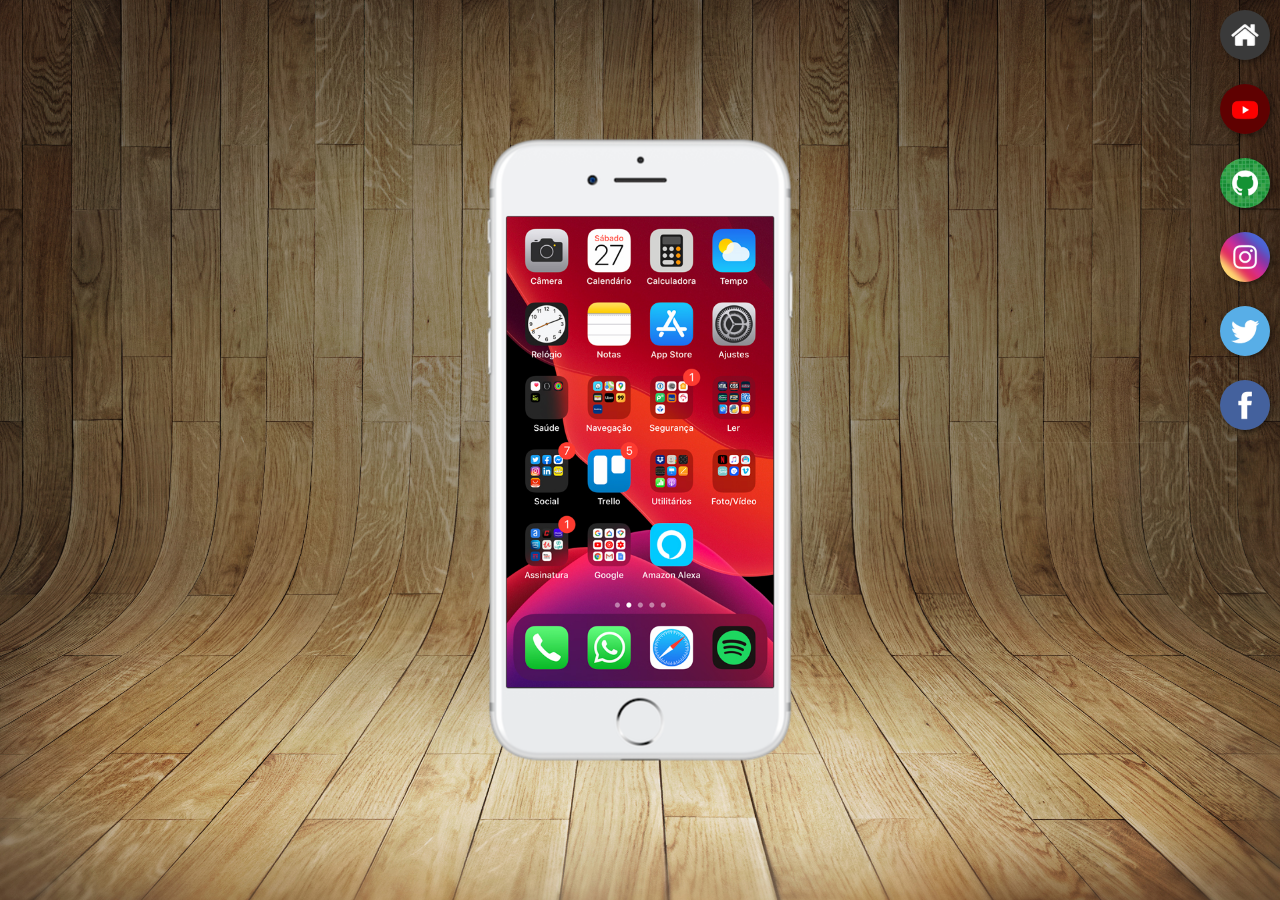
<file: index.html>
<!DOCTYPE html>
<html lang="pt-br">
<head>
    <meta charset="UTF-8">
    <meta http-equiv="X-UA-Compatible" content="IE=edge">
    <meta name="viewport" content="width=device-width, initial-scale=1.0">
    <title>Projeto Redes Socias</title>

    <link rel="stylesheet" href="style/style.css">
    <link rel="shortcut icon" href="favicon.ico" type="image/x-icon">

</head>
<body>
    <main>
        <section id="telefone">
            <iframe src="home.html" frameborder="0" name="tela" id="tela"></iframe>
        </section>

        <section id="redes-sociais">
            <a href="home.html" target="tela"><img src="imagens/logo-home.jpg" alt=""></a> <br>
            <a href="youtube.html" target="tela"><img src="imagens/logo-youtube.jpg" alt=""></a> <br>
            <a href="github.html" target="tela"><img src="imagens/logo-github.jpg" alt=""></a> <br>
            <a href="instagram.html" target="tela"><img src="imagens/logo-instagram.jpg" alt=""></a> <br>
            <a href="twitter.html" target="tela"><img src="imagens/logo-twitter.jpg" alt=""></a> <br>
            <a href="facebook.html" target="tela"><img src="imagens/logo-facebook.jpg" alt=""></a>
        </section>
    </main>
</body>
</html>
</file>
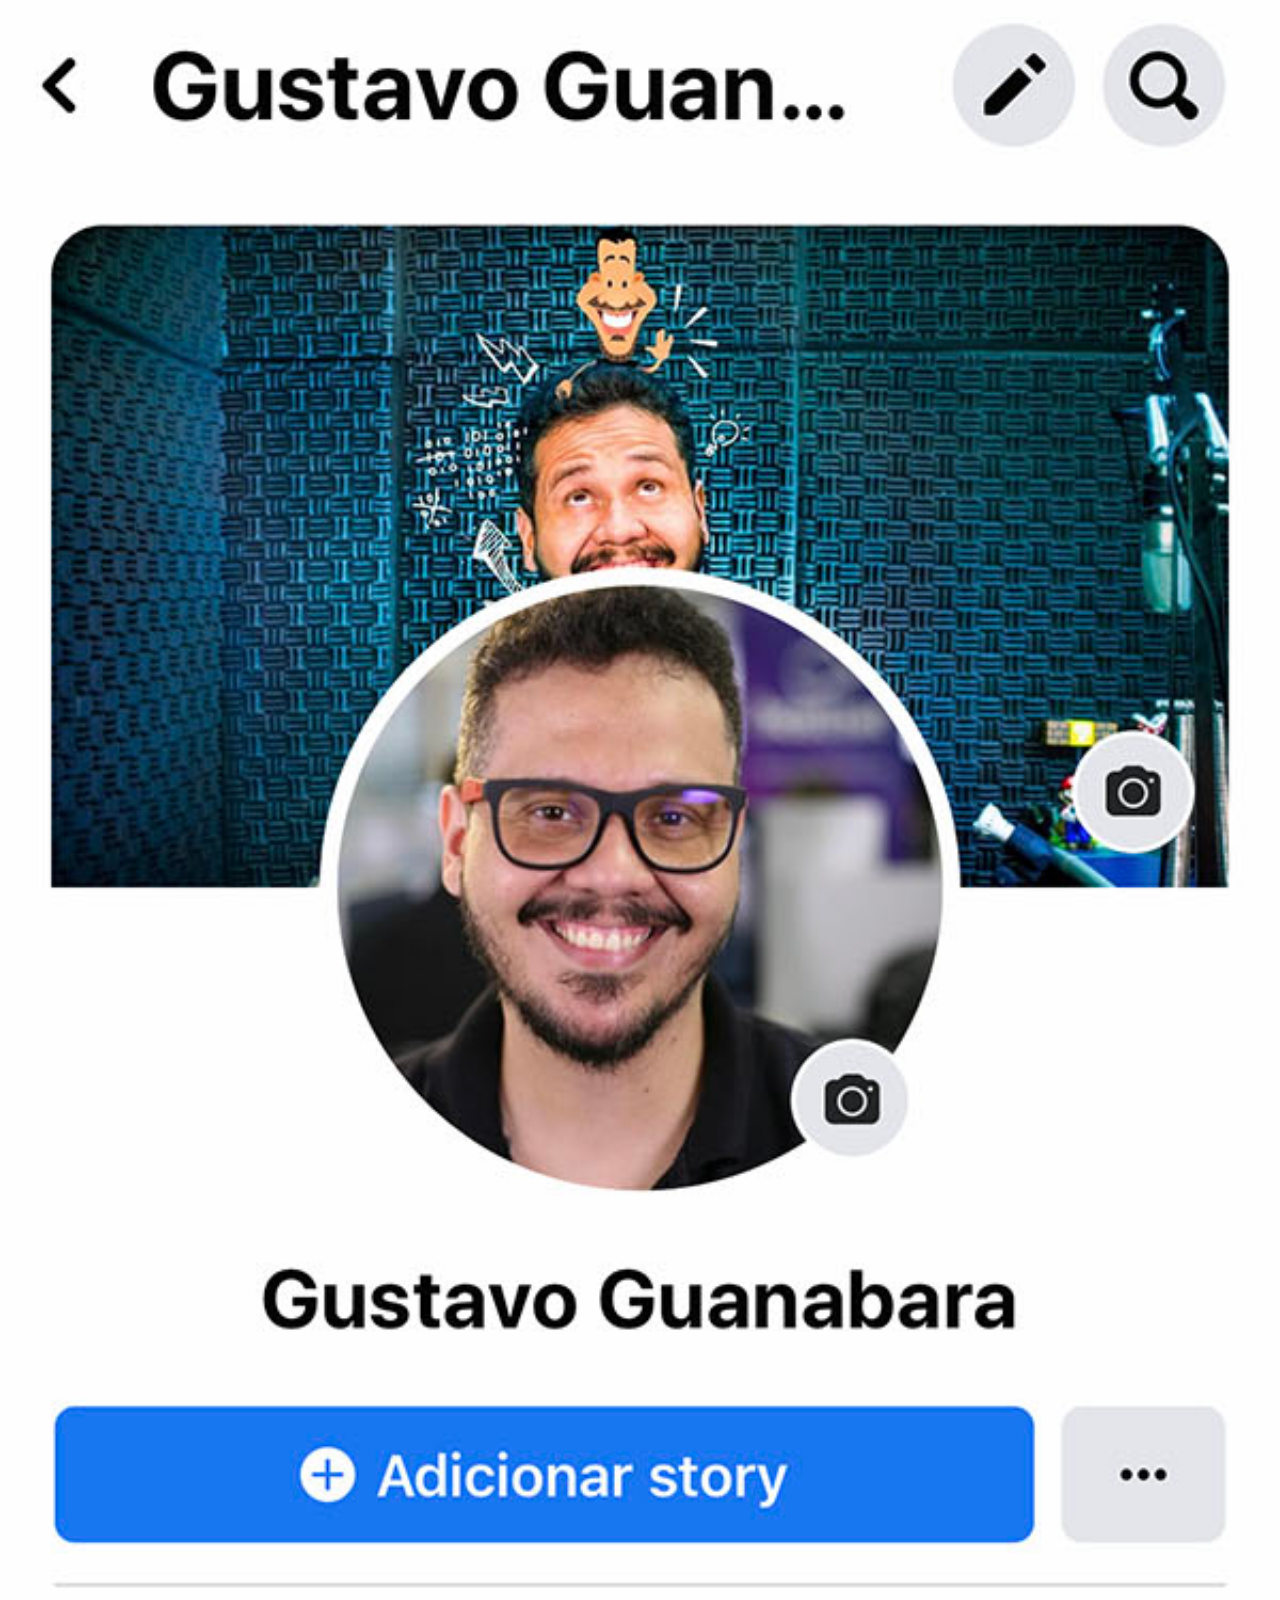
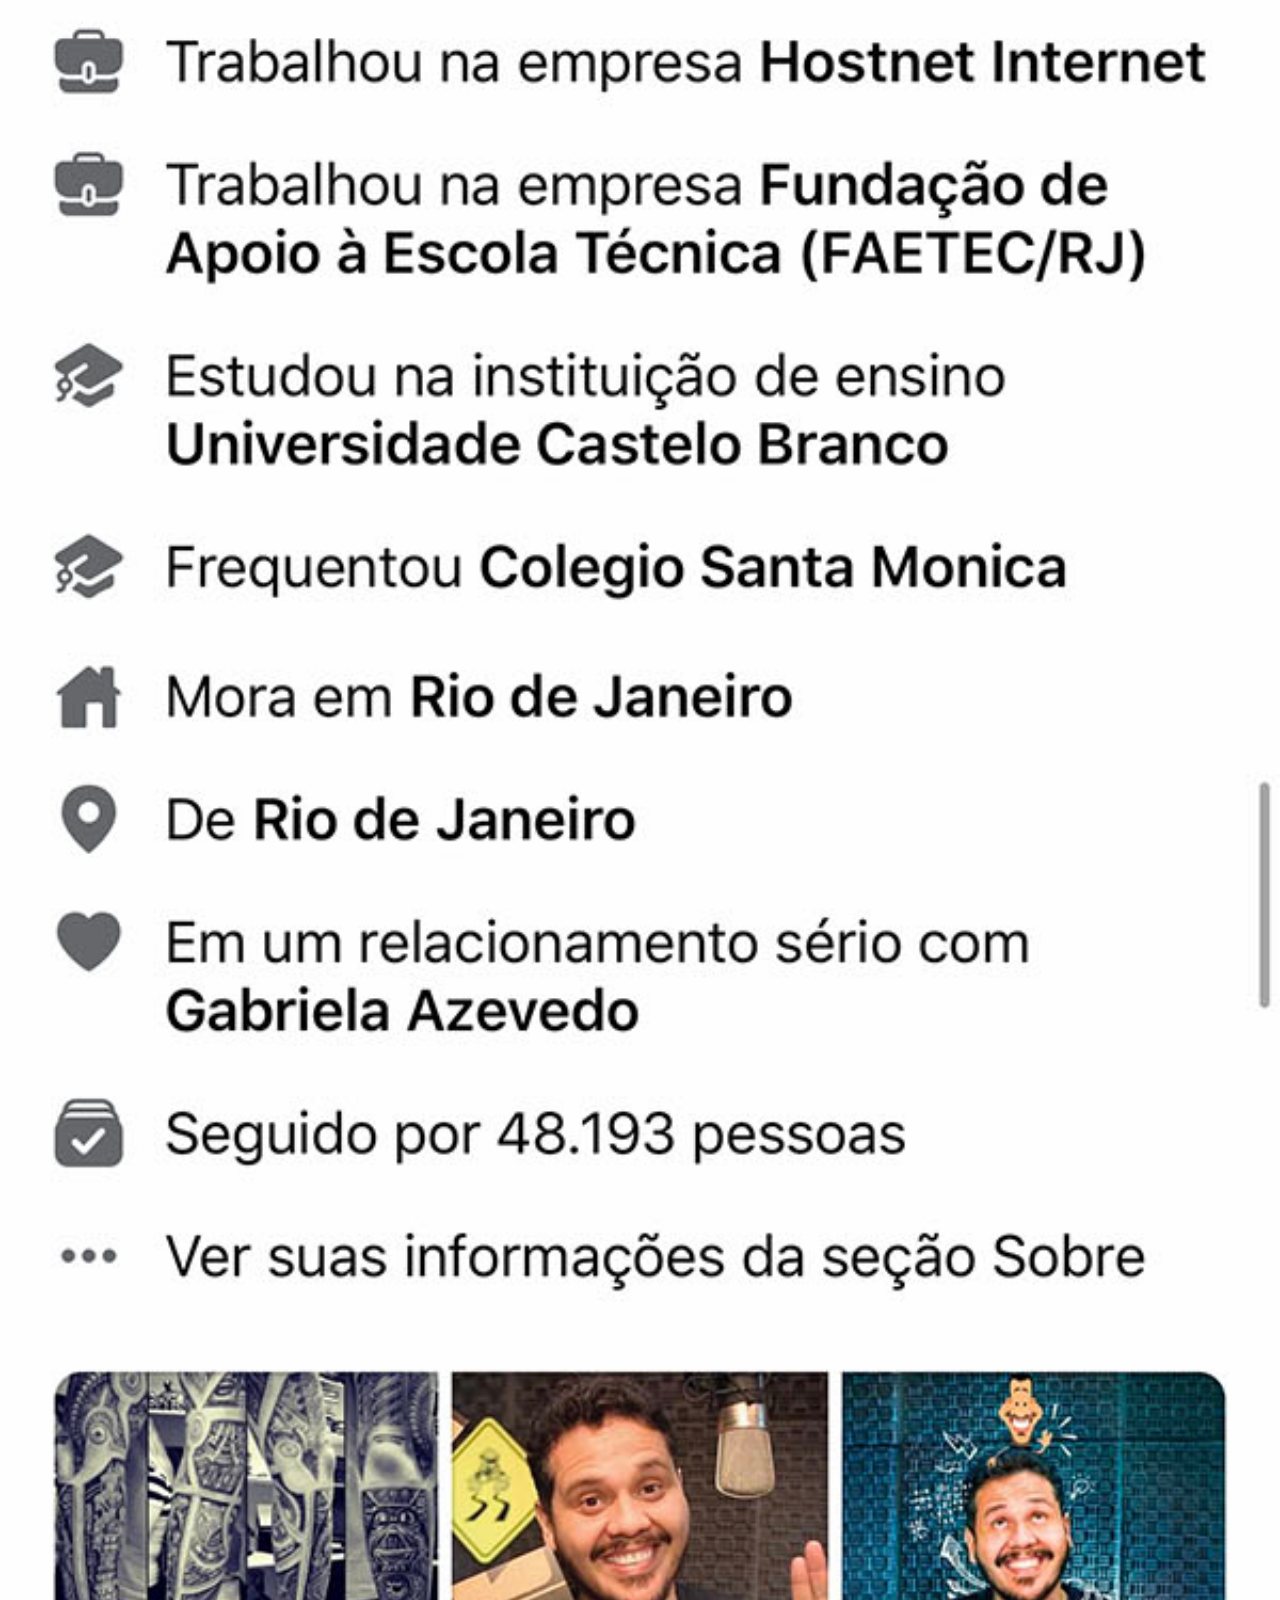
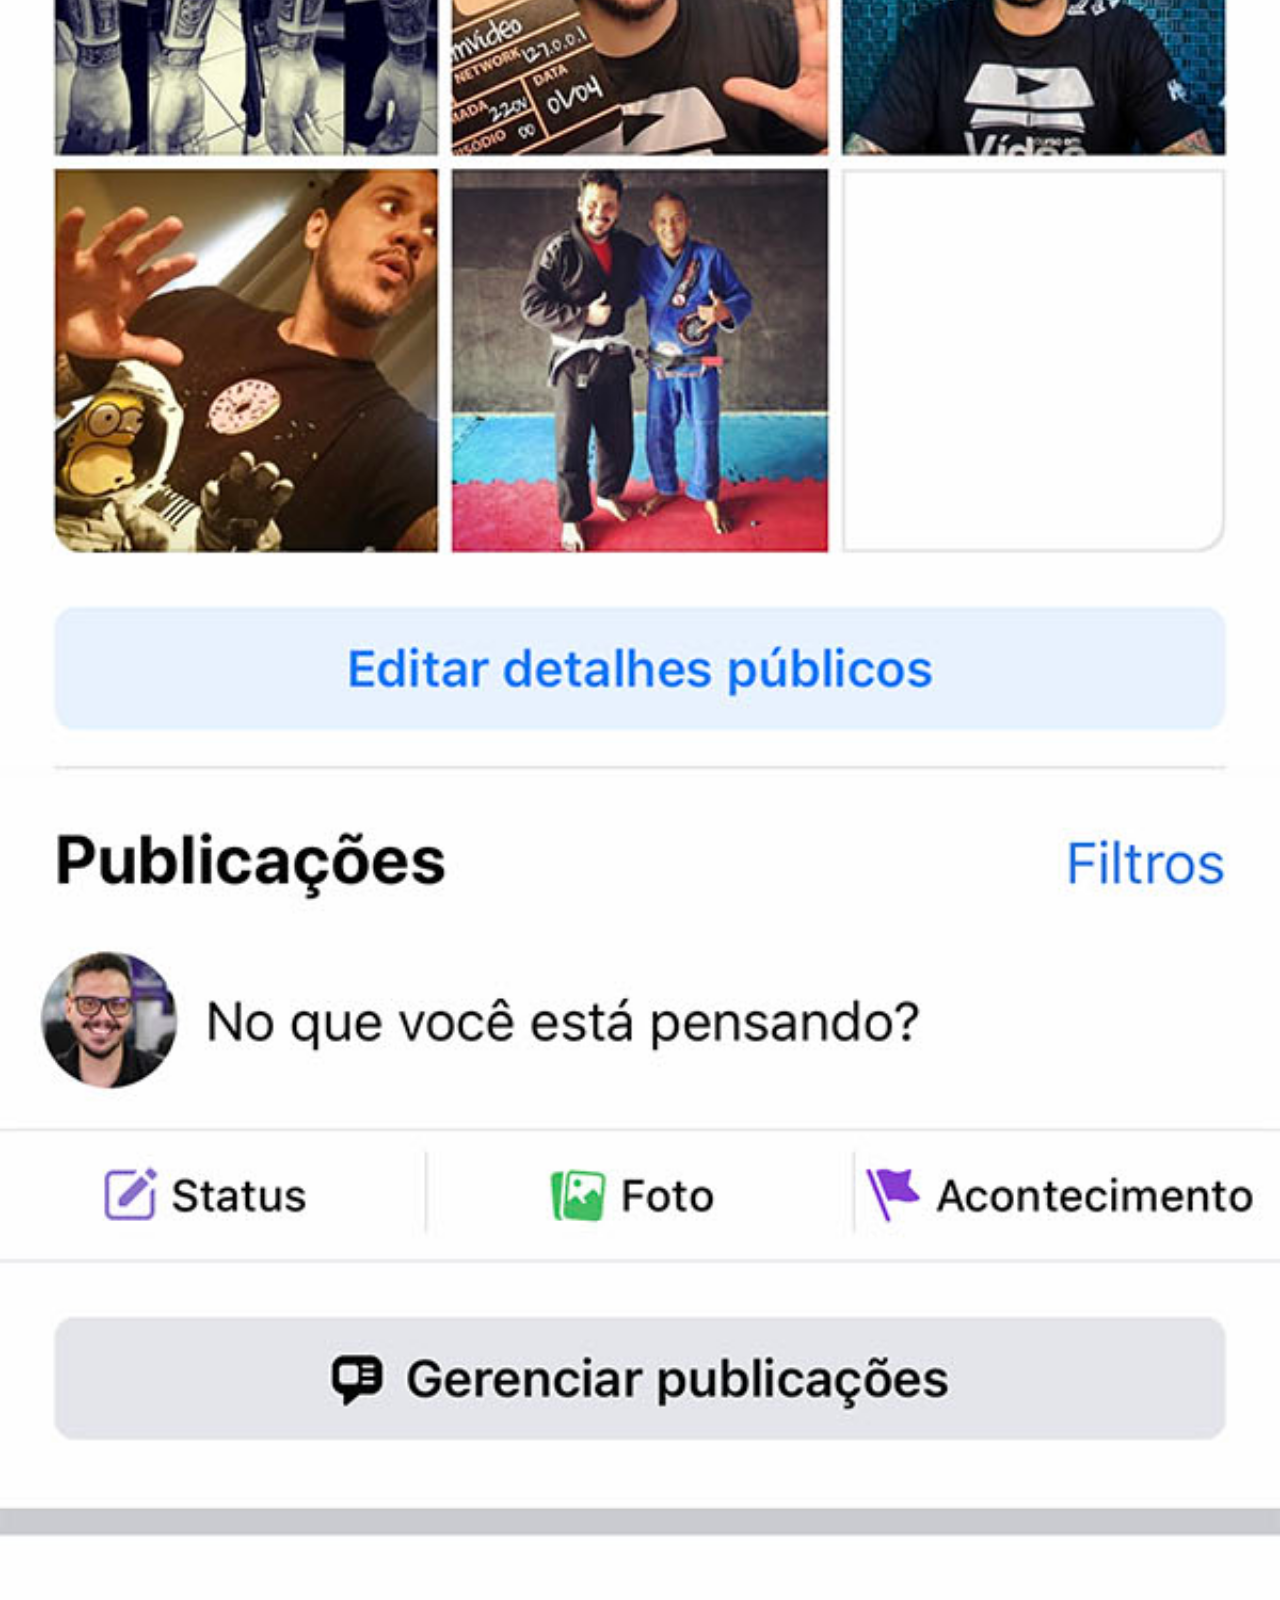
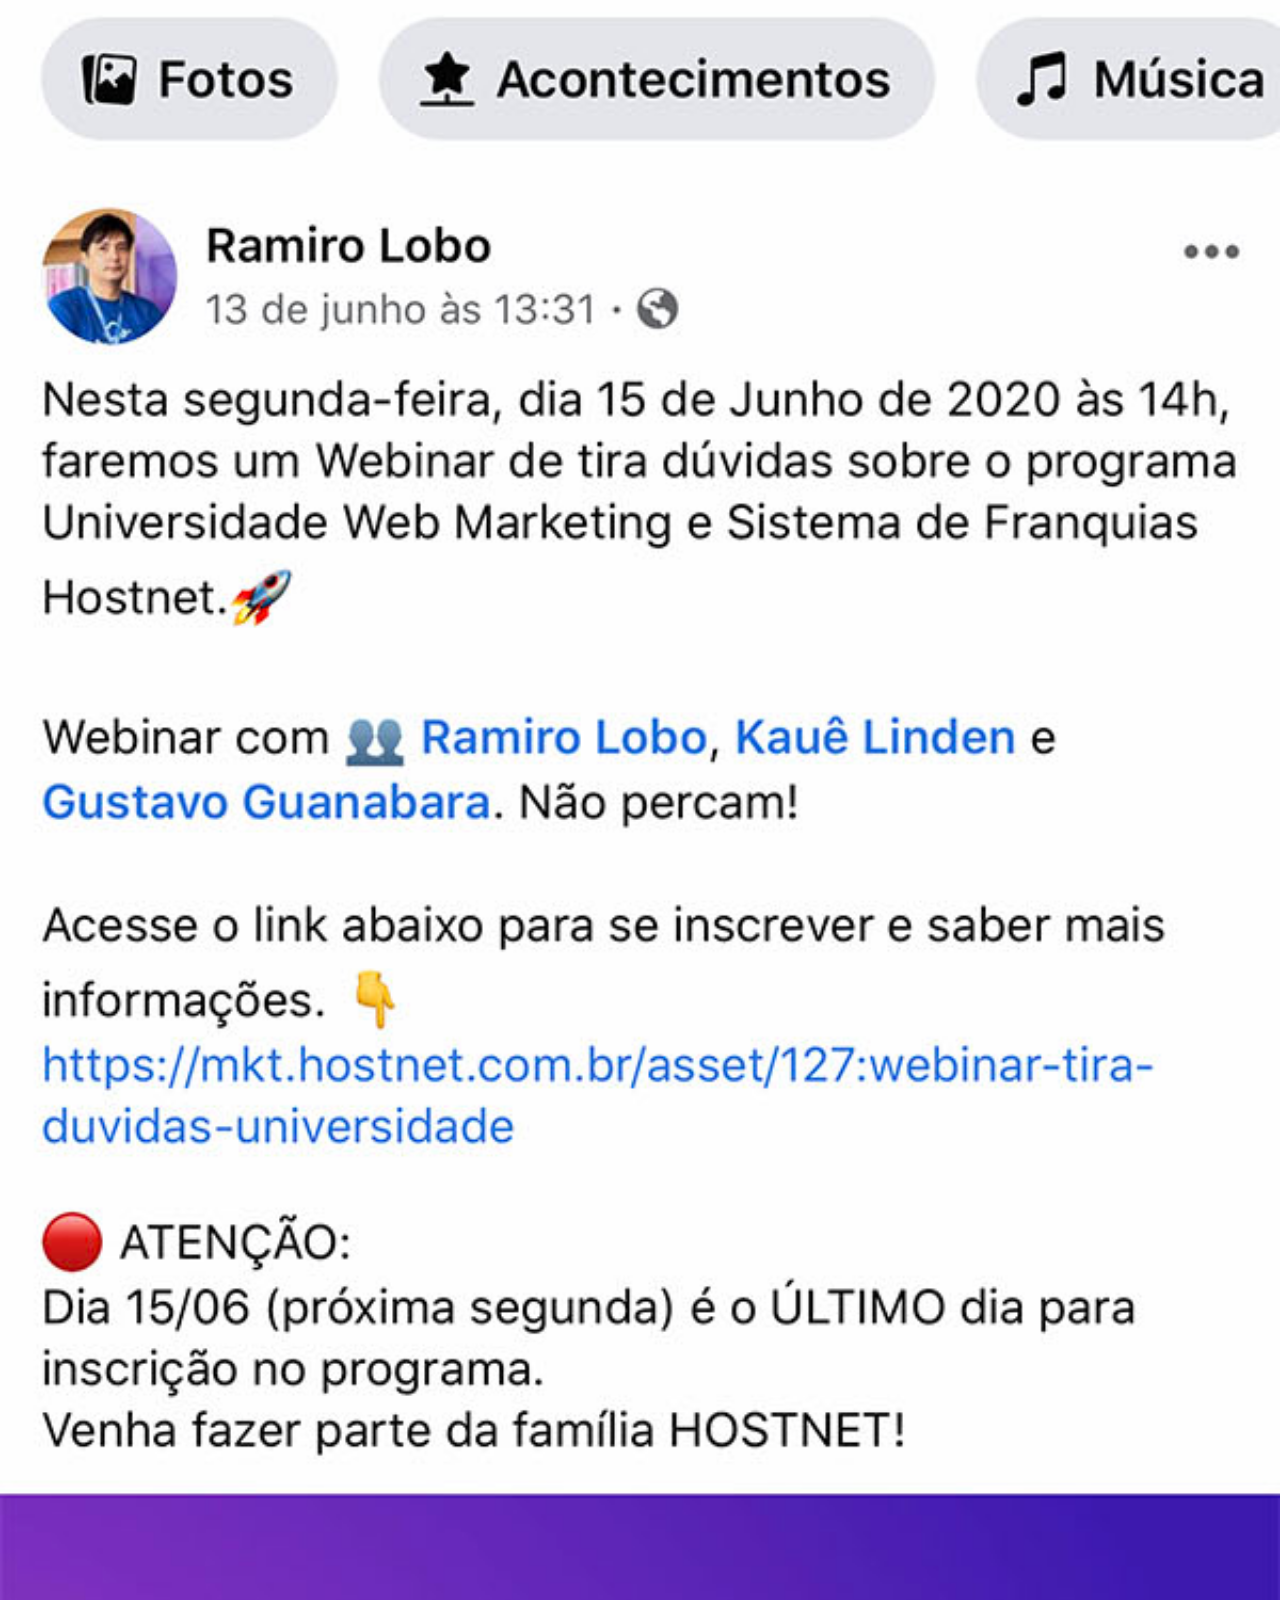
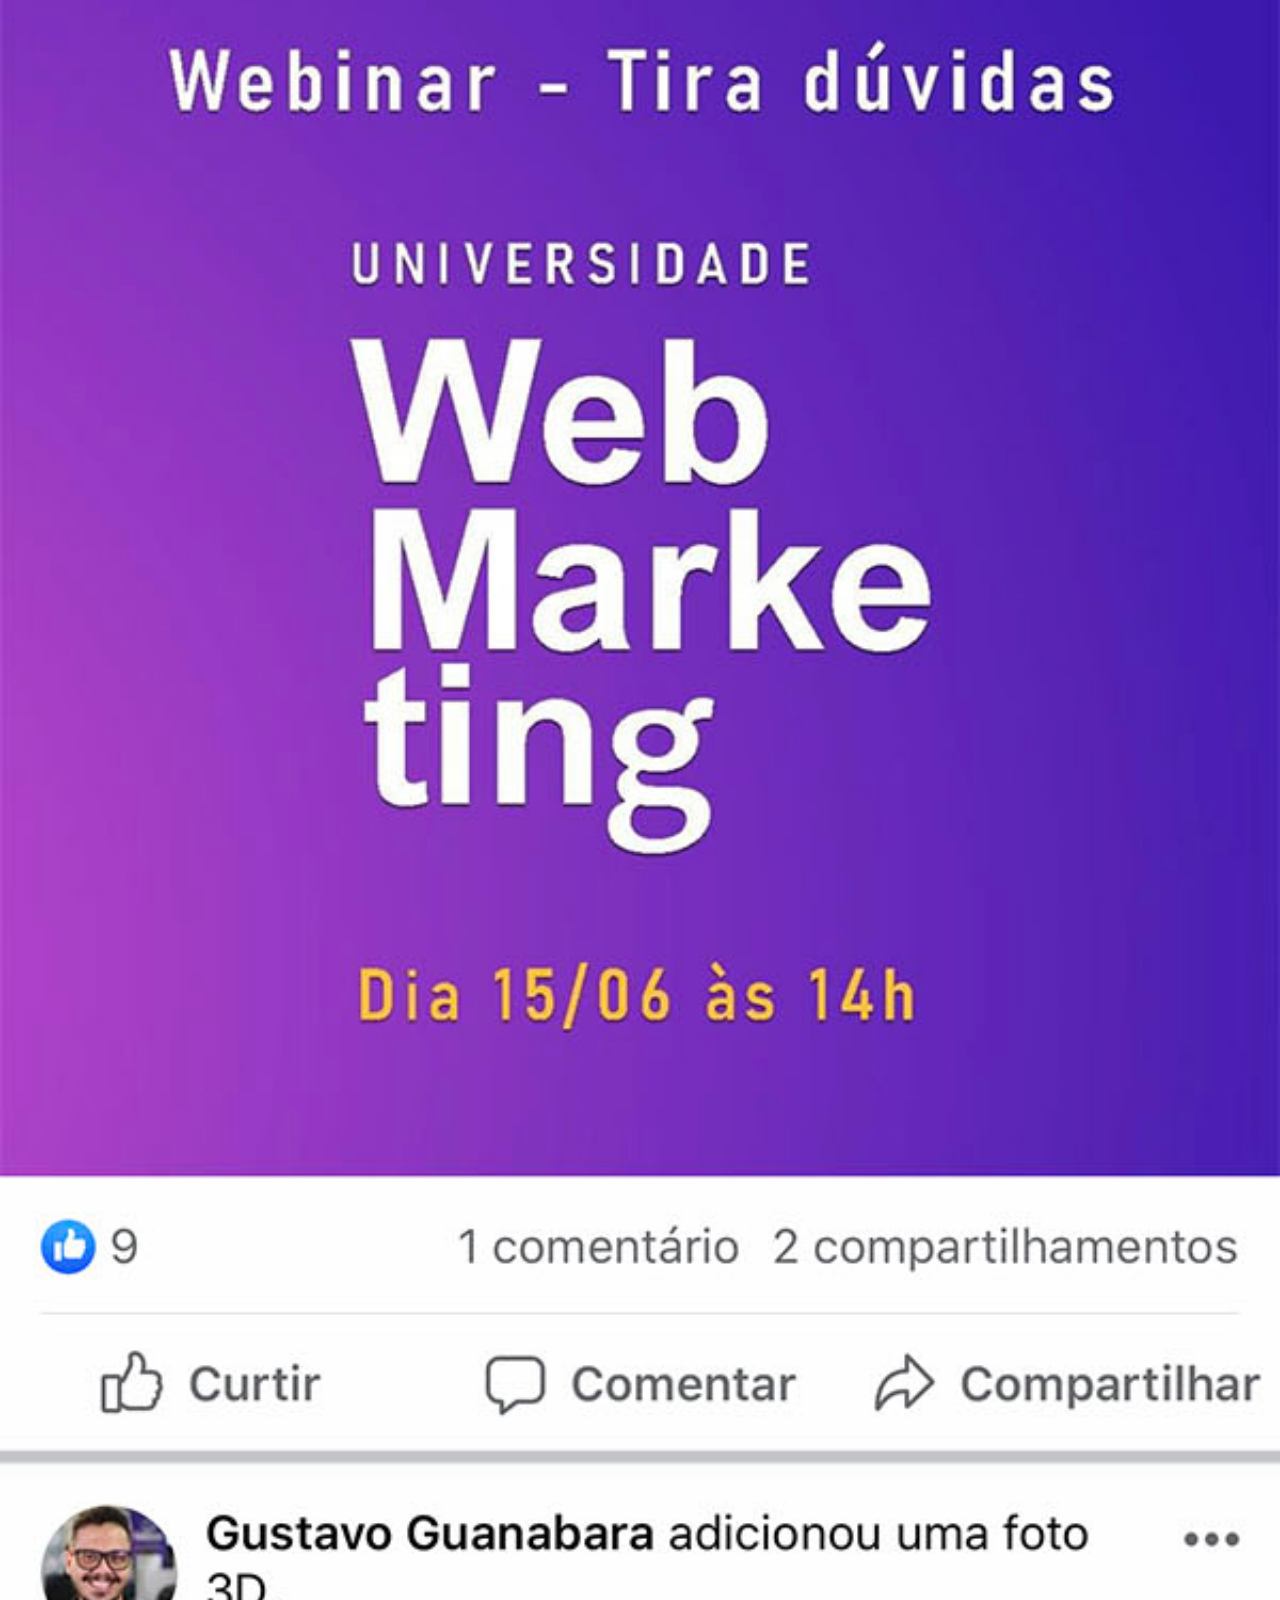
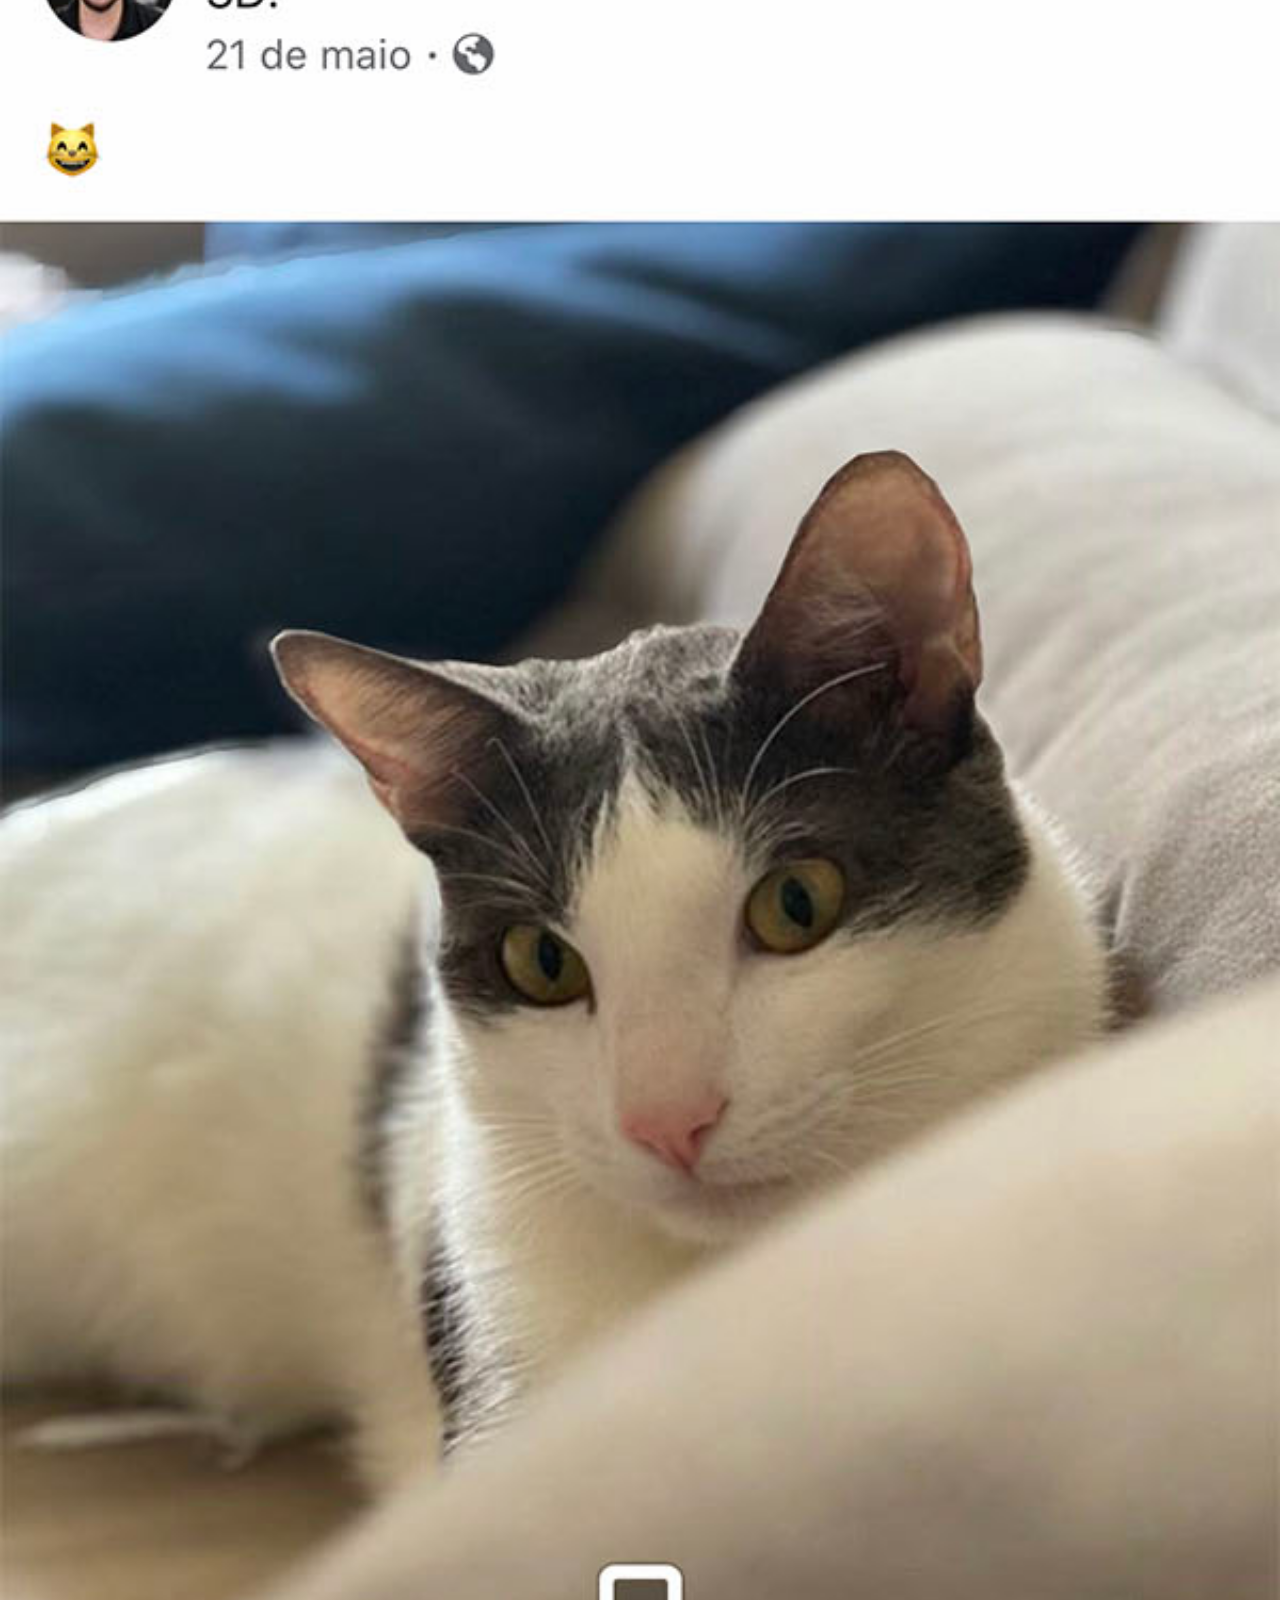
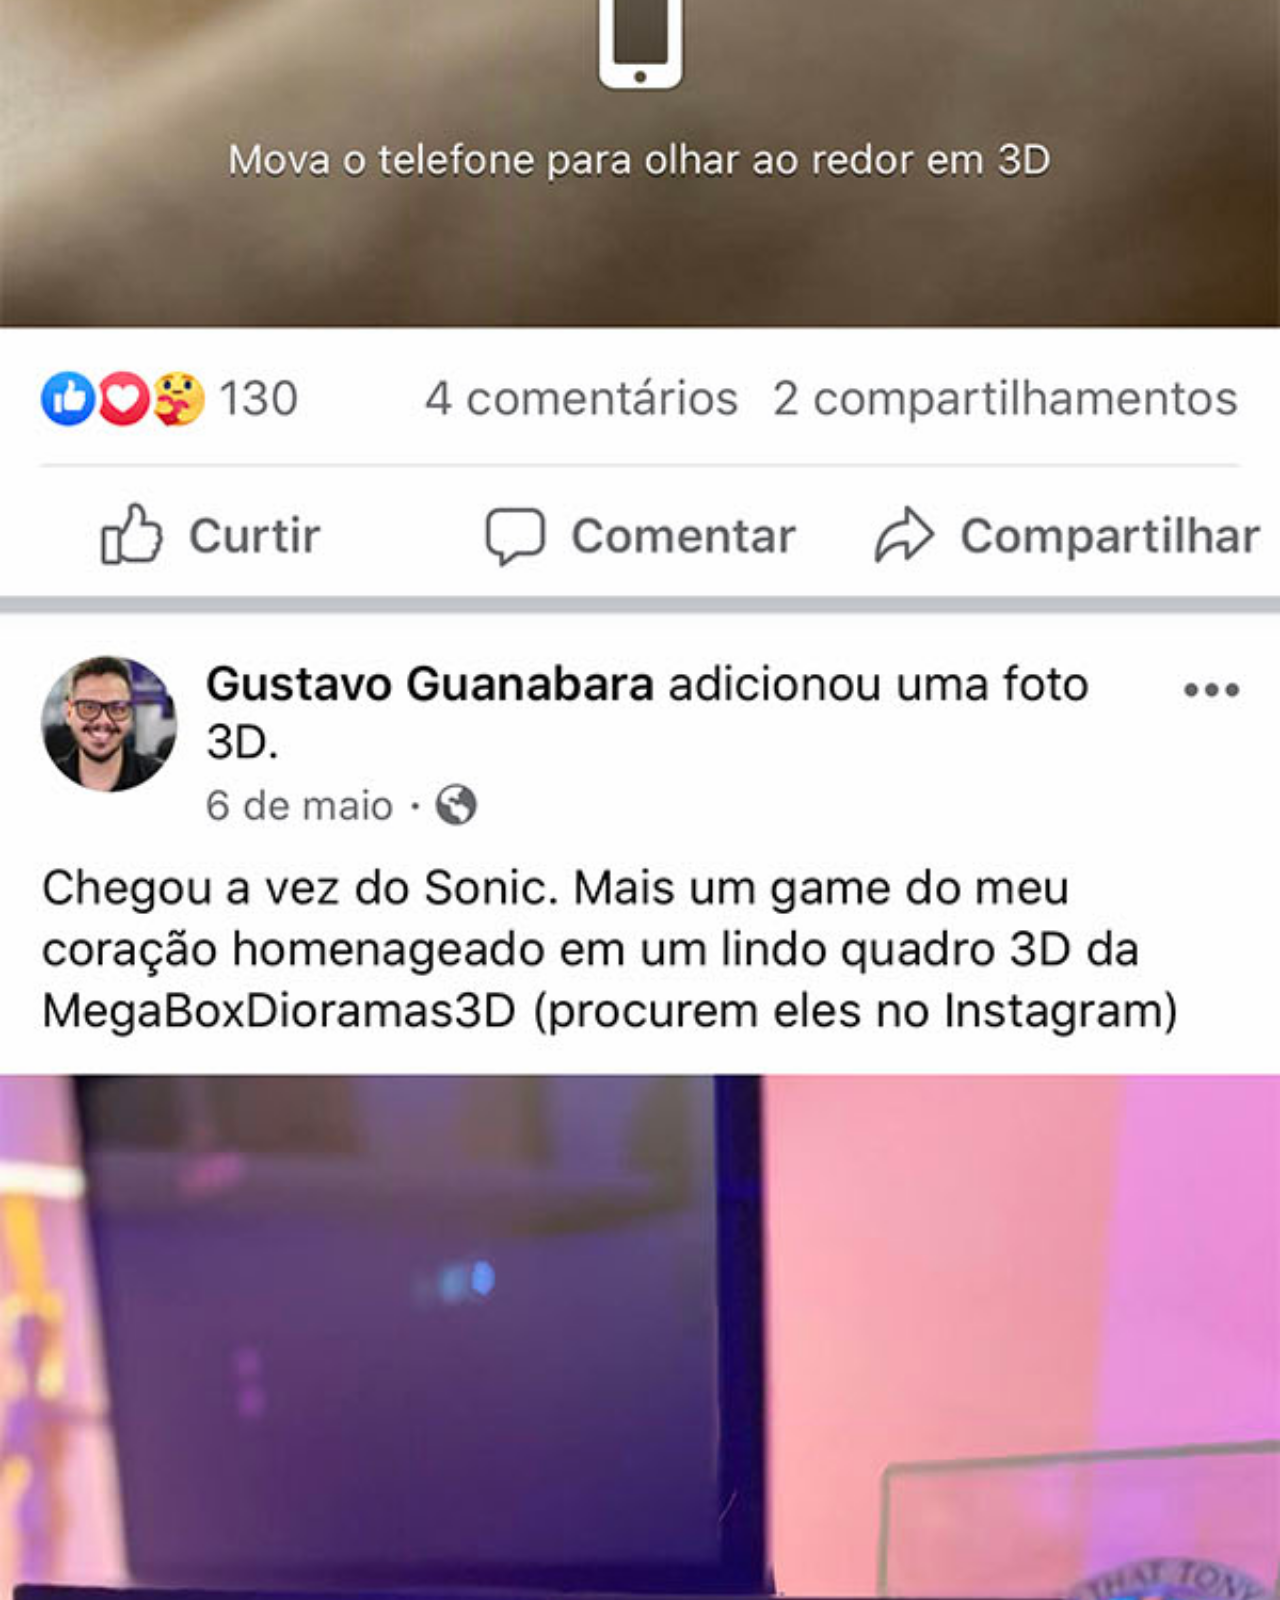
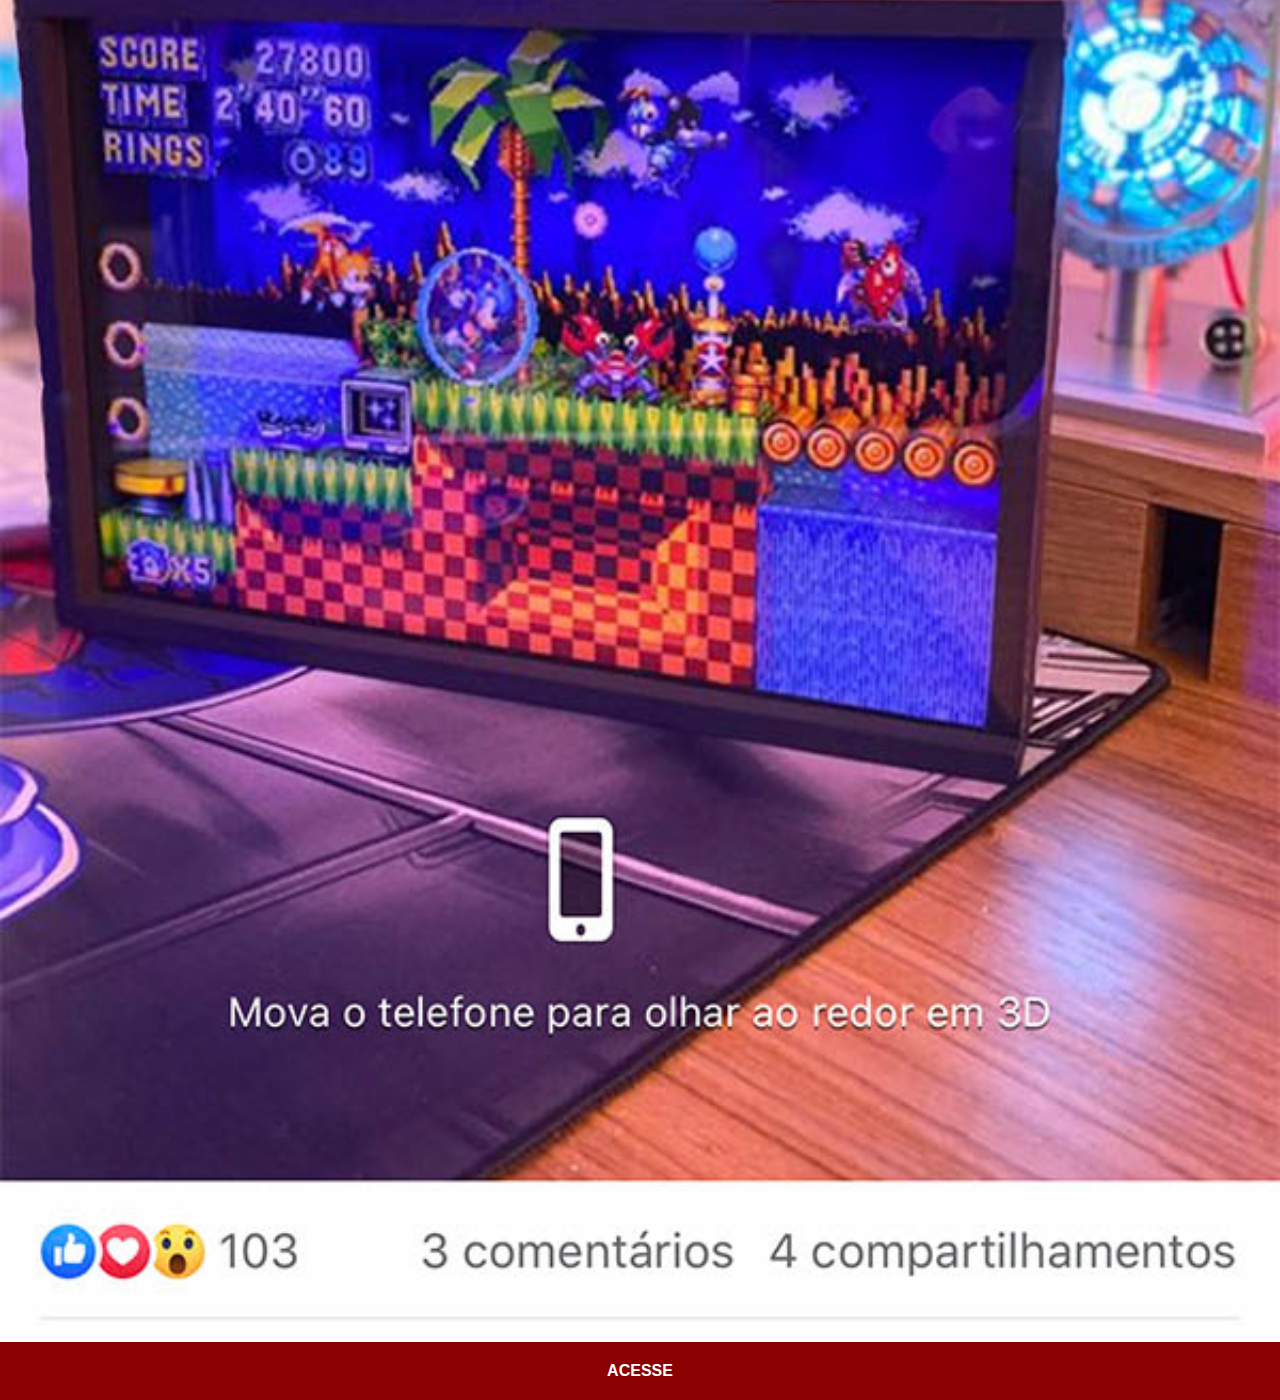
<file: facebook.html>
<!DOCTYPE html>
<html lang="pt-br">
<head>
    <meta charset="UTF-8">
    <meta http-equiv="X-UA-Compatible" content="IE=edge">
    <meta name="viewport" content="width=device-width, initial-scale=1.0">
    <title>Facebook</title>
    <link rel="stylesheet" href="style/style-redes.css">
</head>
<body>
    <img src="imagens/tela-facebook.jpg" alt="">
    <a href="https://www.facebook.com/" target="_blank">ACESSE</a>
</body>
</html>
</file>
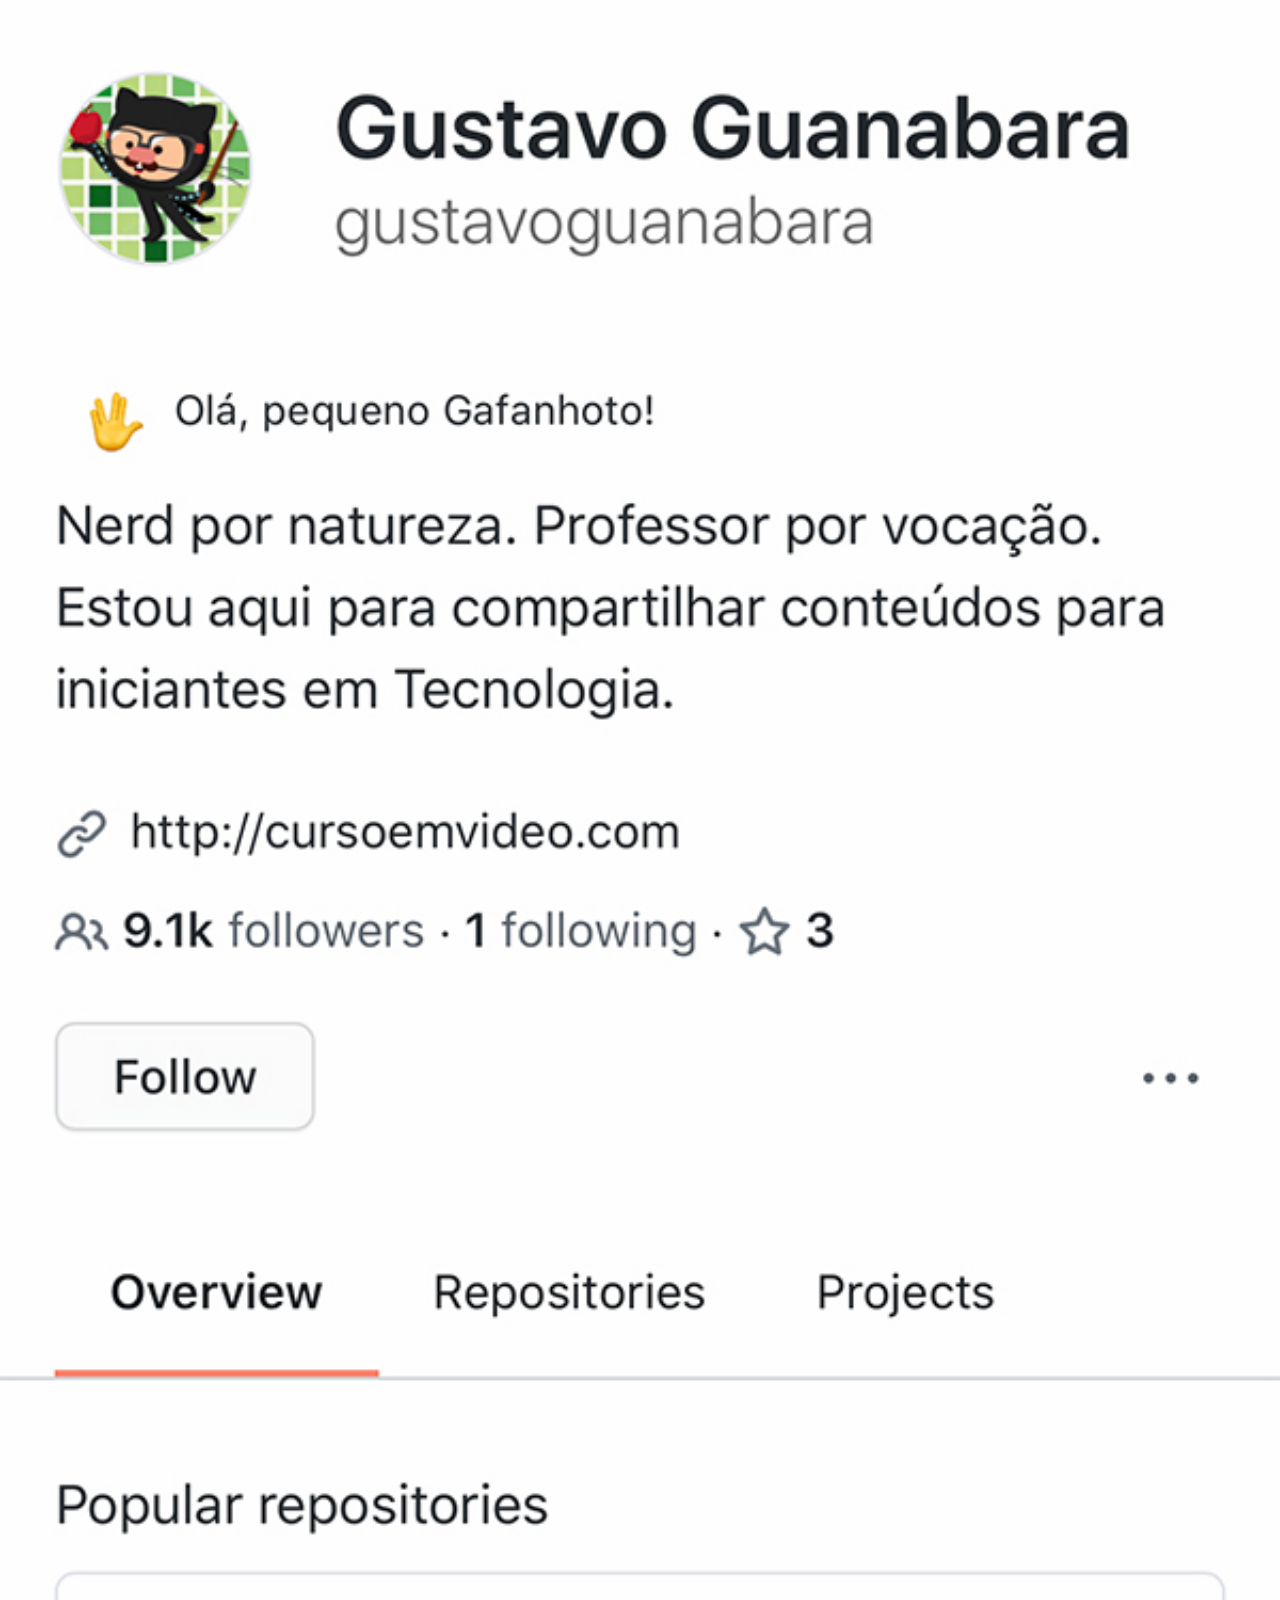
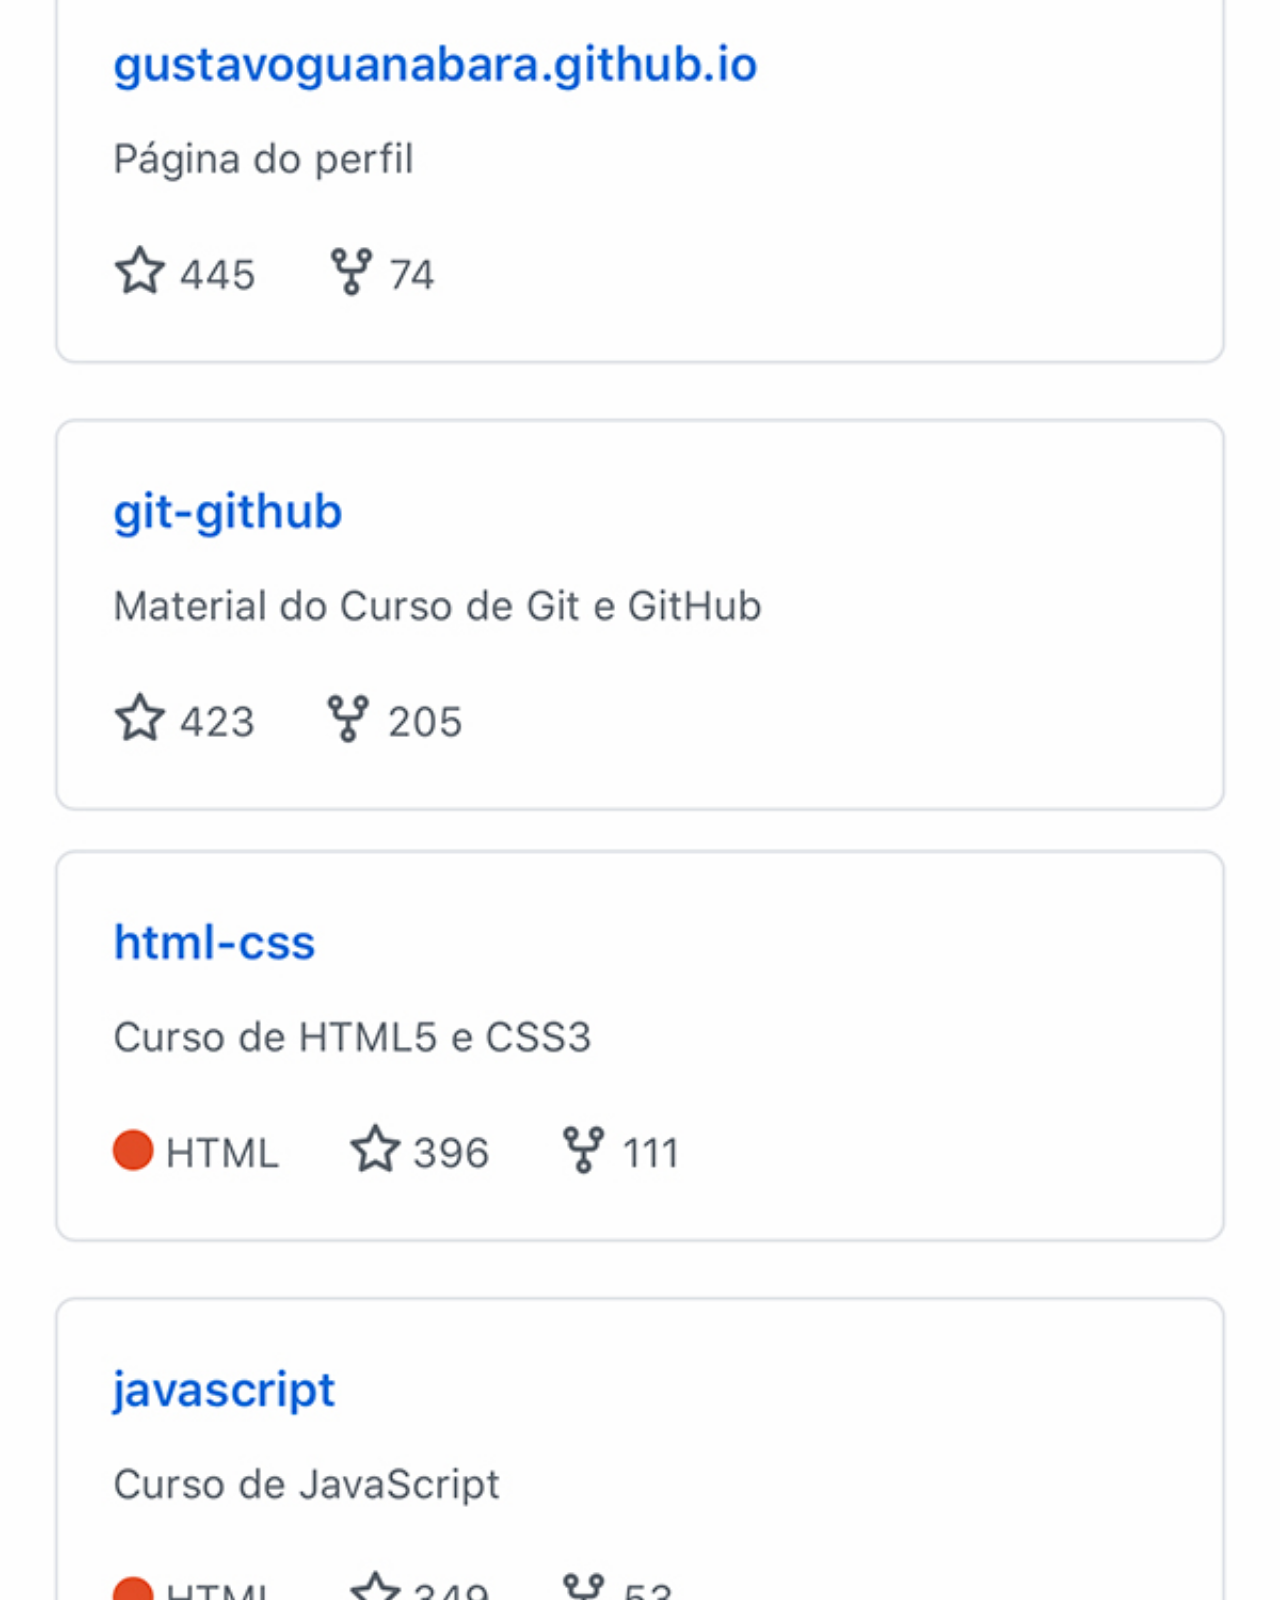
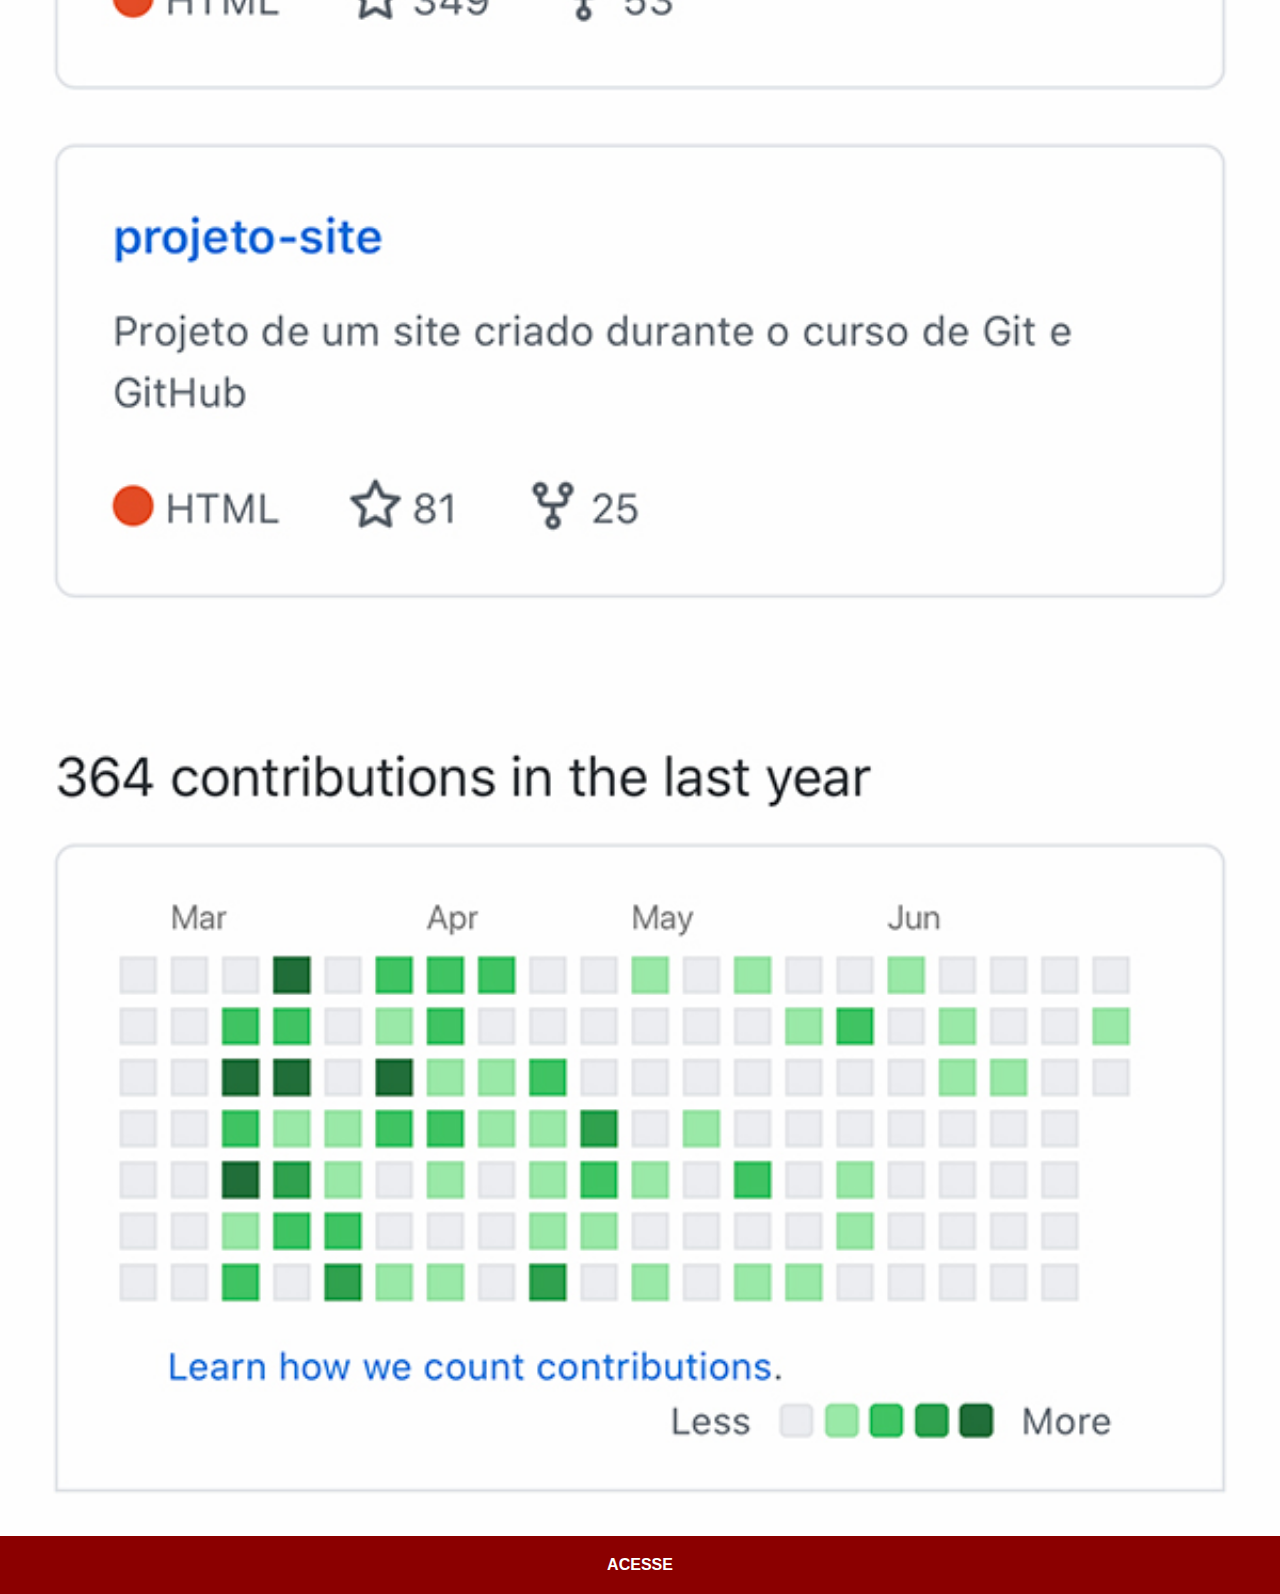
<file: github.html>
<!DOCTYPE html>
<html lang="pt-br">
<head>
    <meta charset="UTF-8">
    <meta http-equiv="X-UA-Compatible" content="IE=edge">
    <meta name="viewport" content="width=device-width, initial-scale=1.0">
    <title>Github</title>
    <link rel="stylesheet" href="style/style-redes.css">
</head>
<body>
    <img src="imagens/tela-github.jpg" alt="">
    <a href="https://github.com/Adryan1928" target="_blank">ACESSE</a>
</body>
</html>
</file>
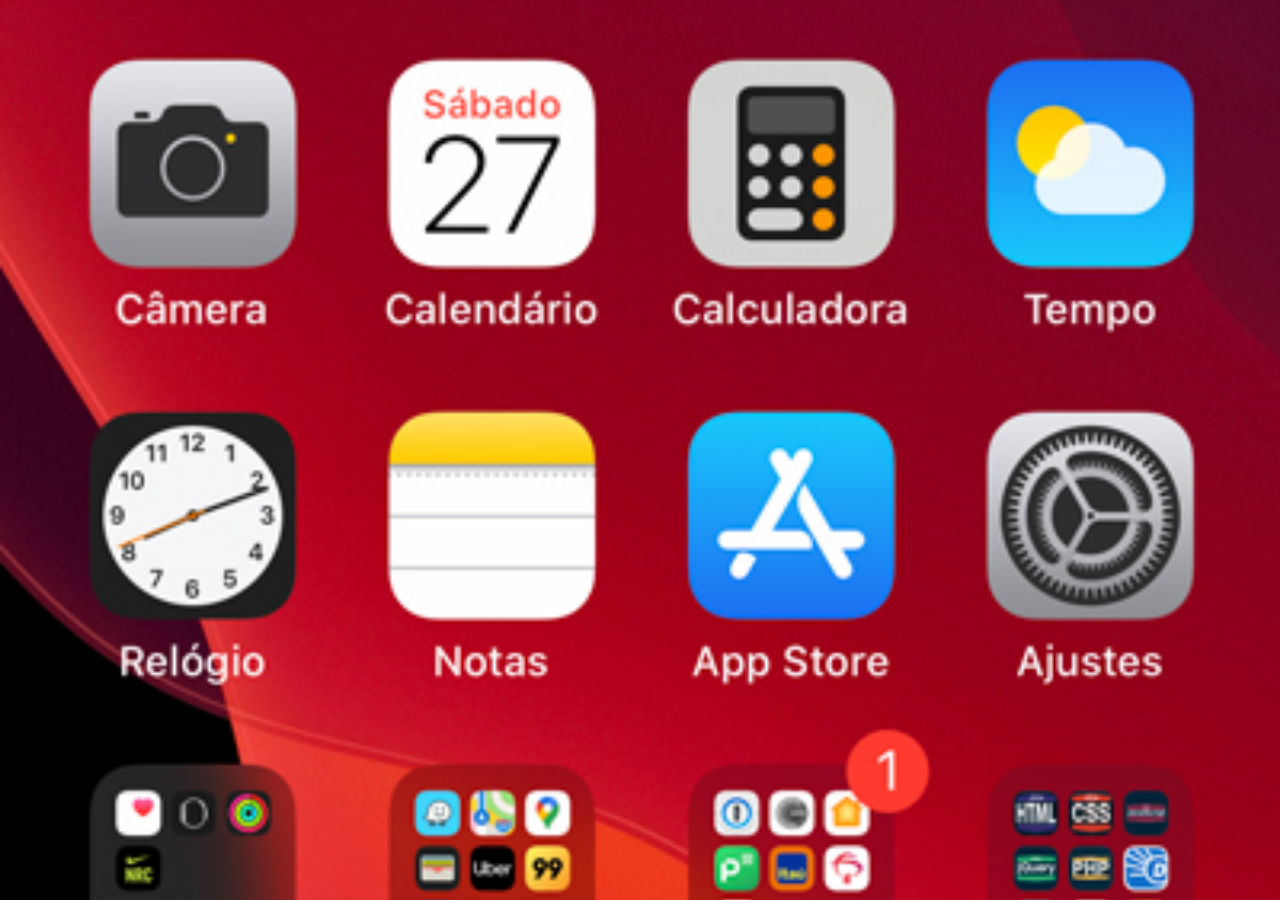
<file: home.html>
<!DOCTYPE html>
<html lang="pt-br">
<head>
    <meta charset="UTF-8">
    <meta http-equiv="X-UA-Compatible" content="IE=edge">
    <meta name="viewport" content="width=device-width, initial-scale=1.0">
    <title>Home</title>

</head>
<style>
    * {
        margin: 0px;
        padding: 0px;
    }

    body {
        width: 100vw;
        height: 100vh;
        background: black url("imagens/tela-home.jpg") no-repeat top center;
        background-size: cover;
    }
</style>
<body>
    
</body>
</html>
</file>
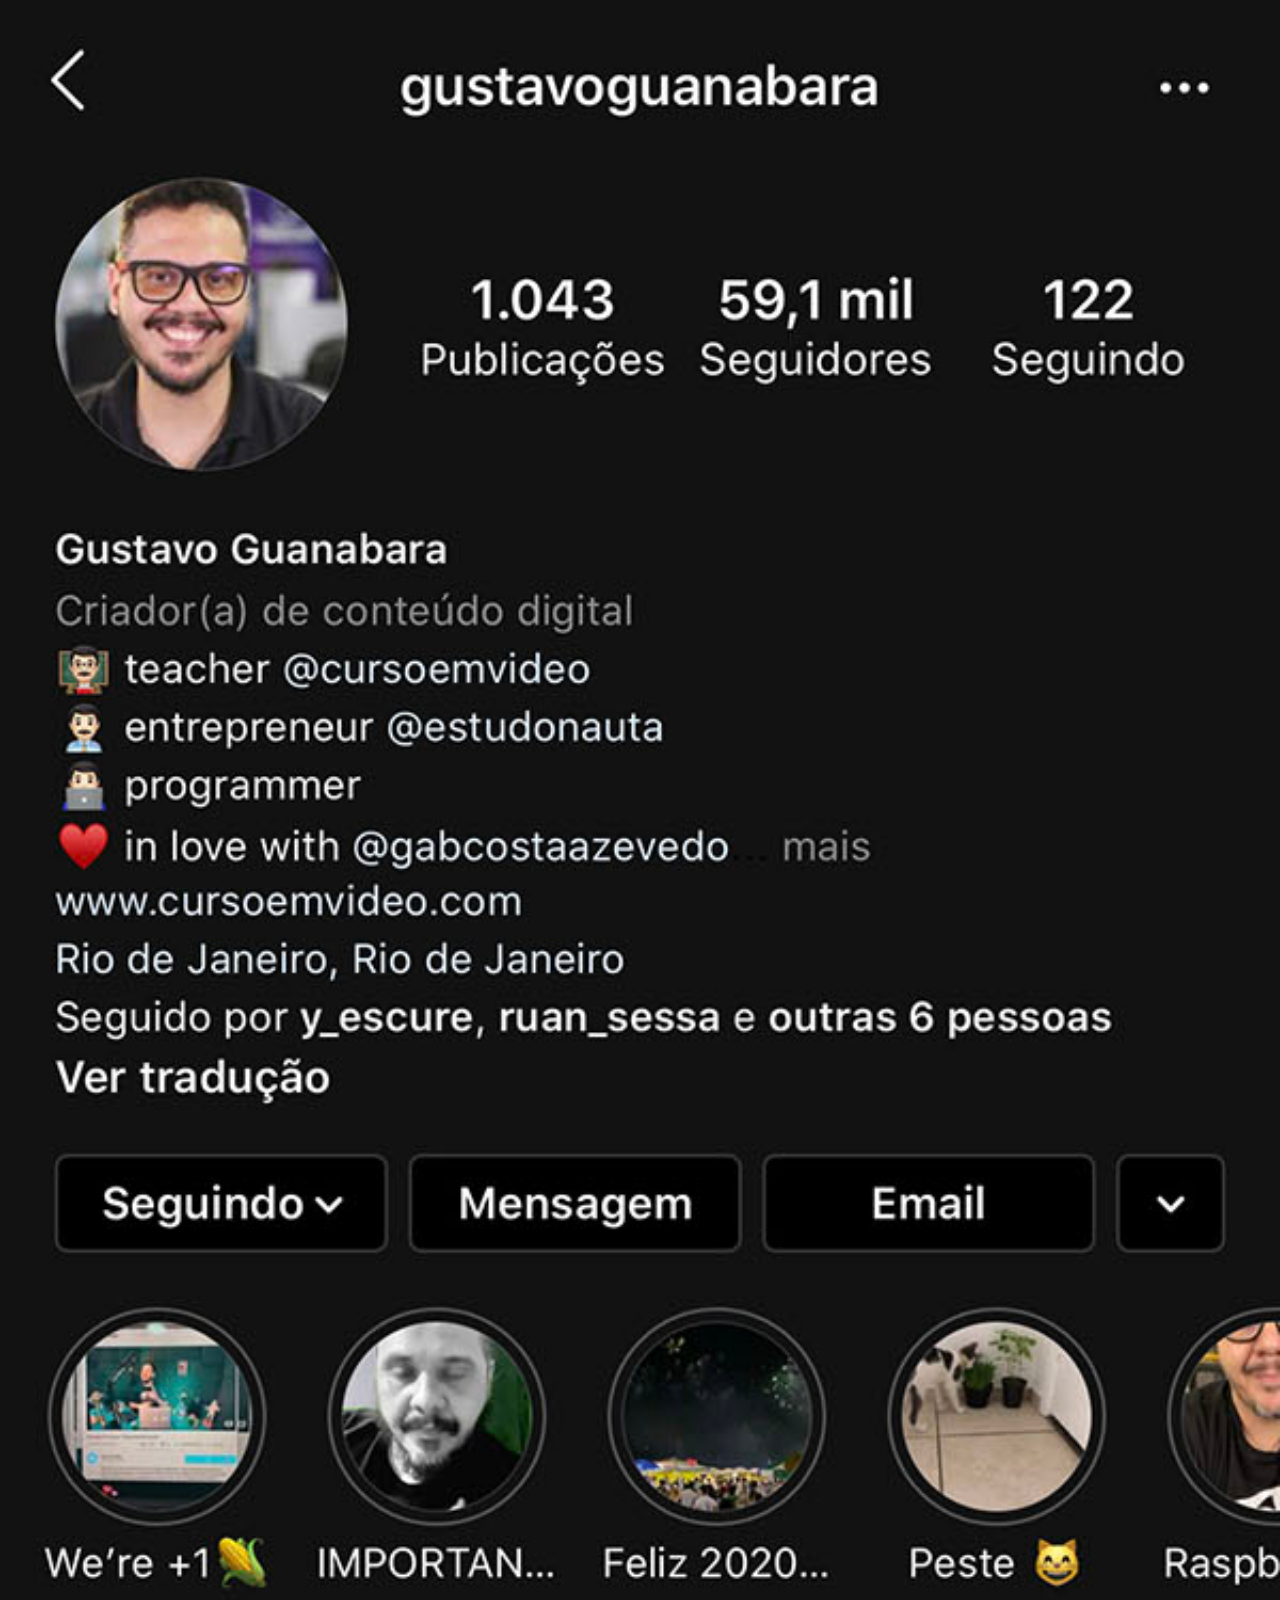
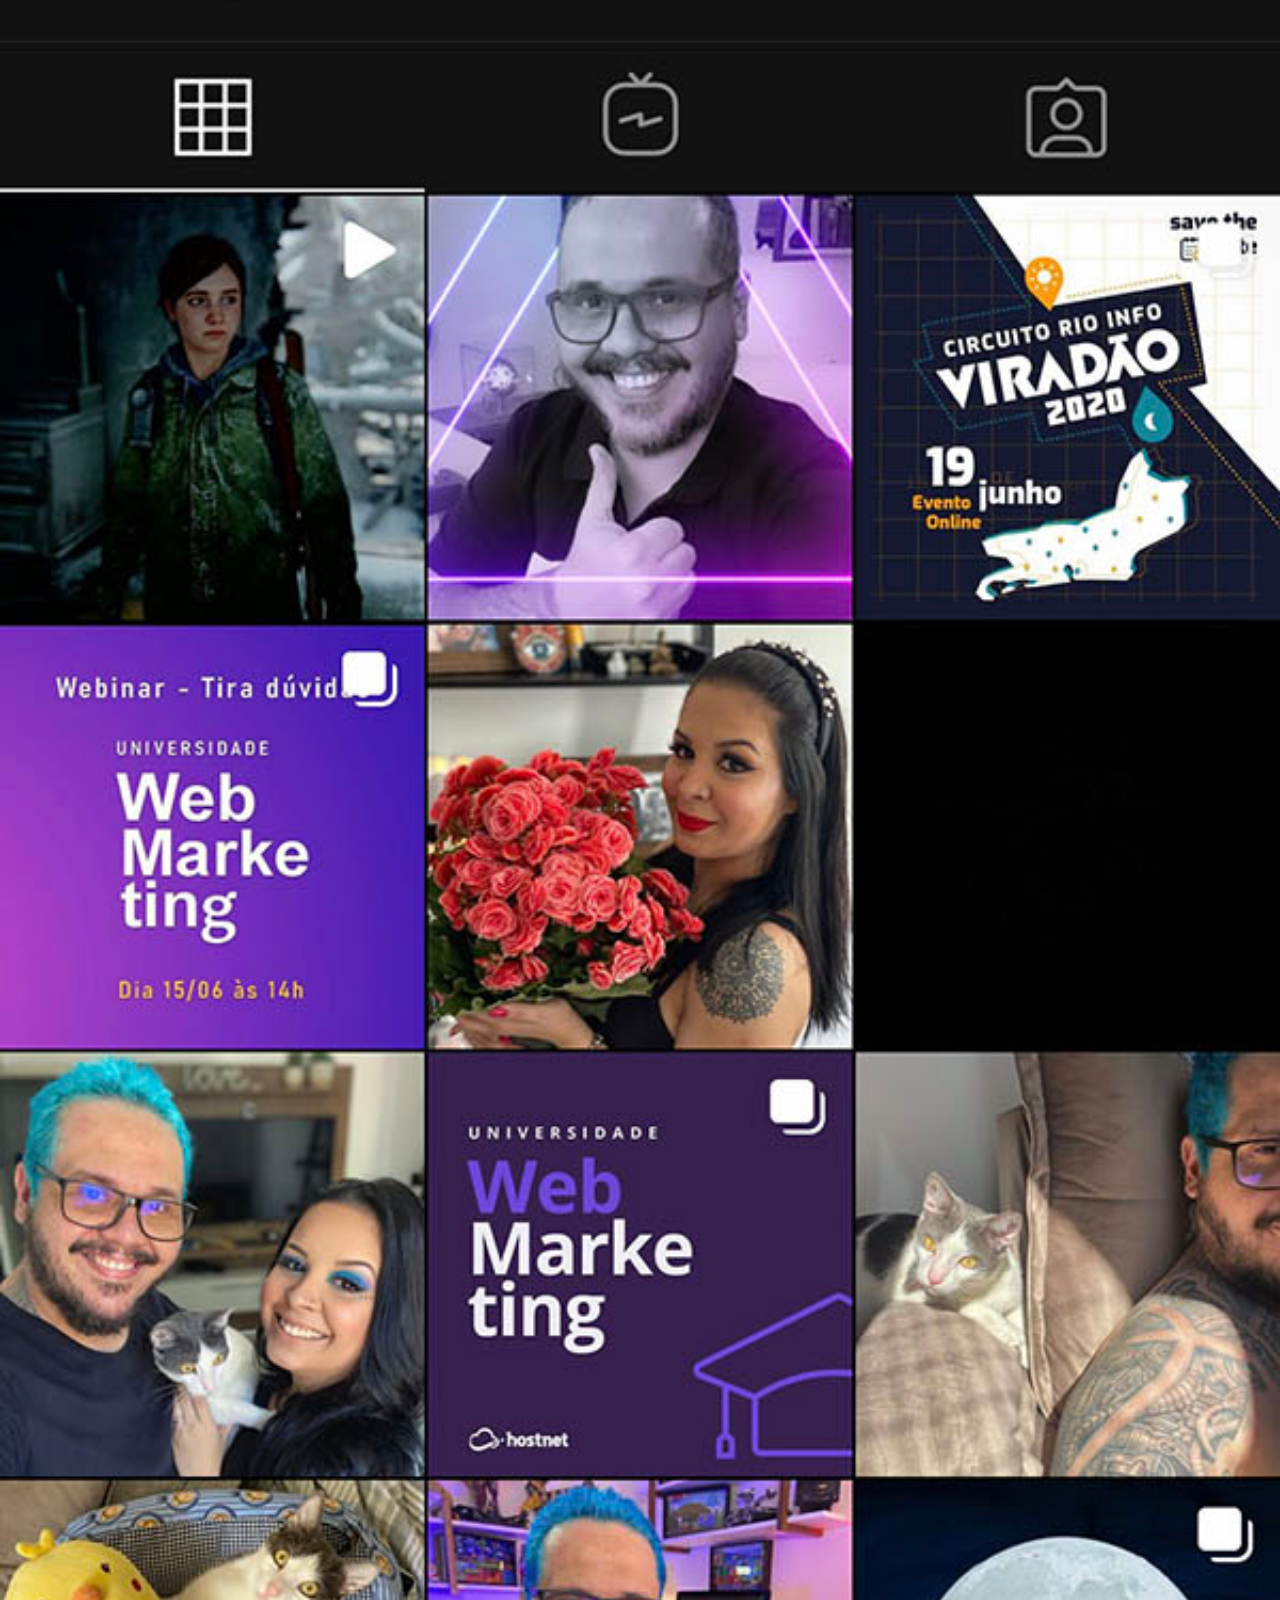
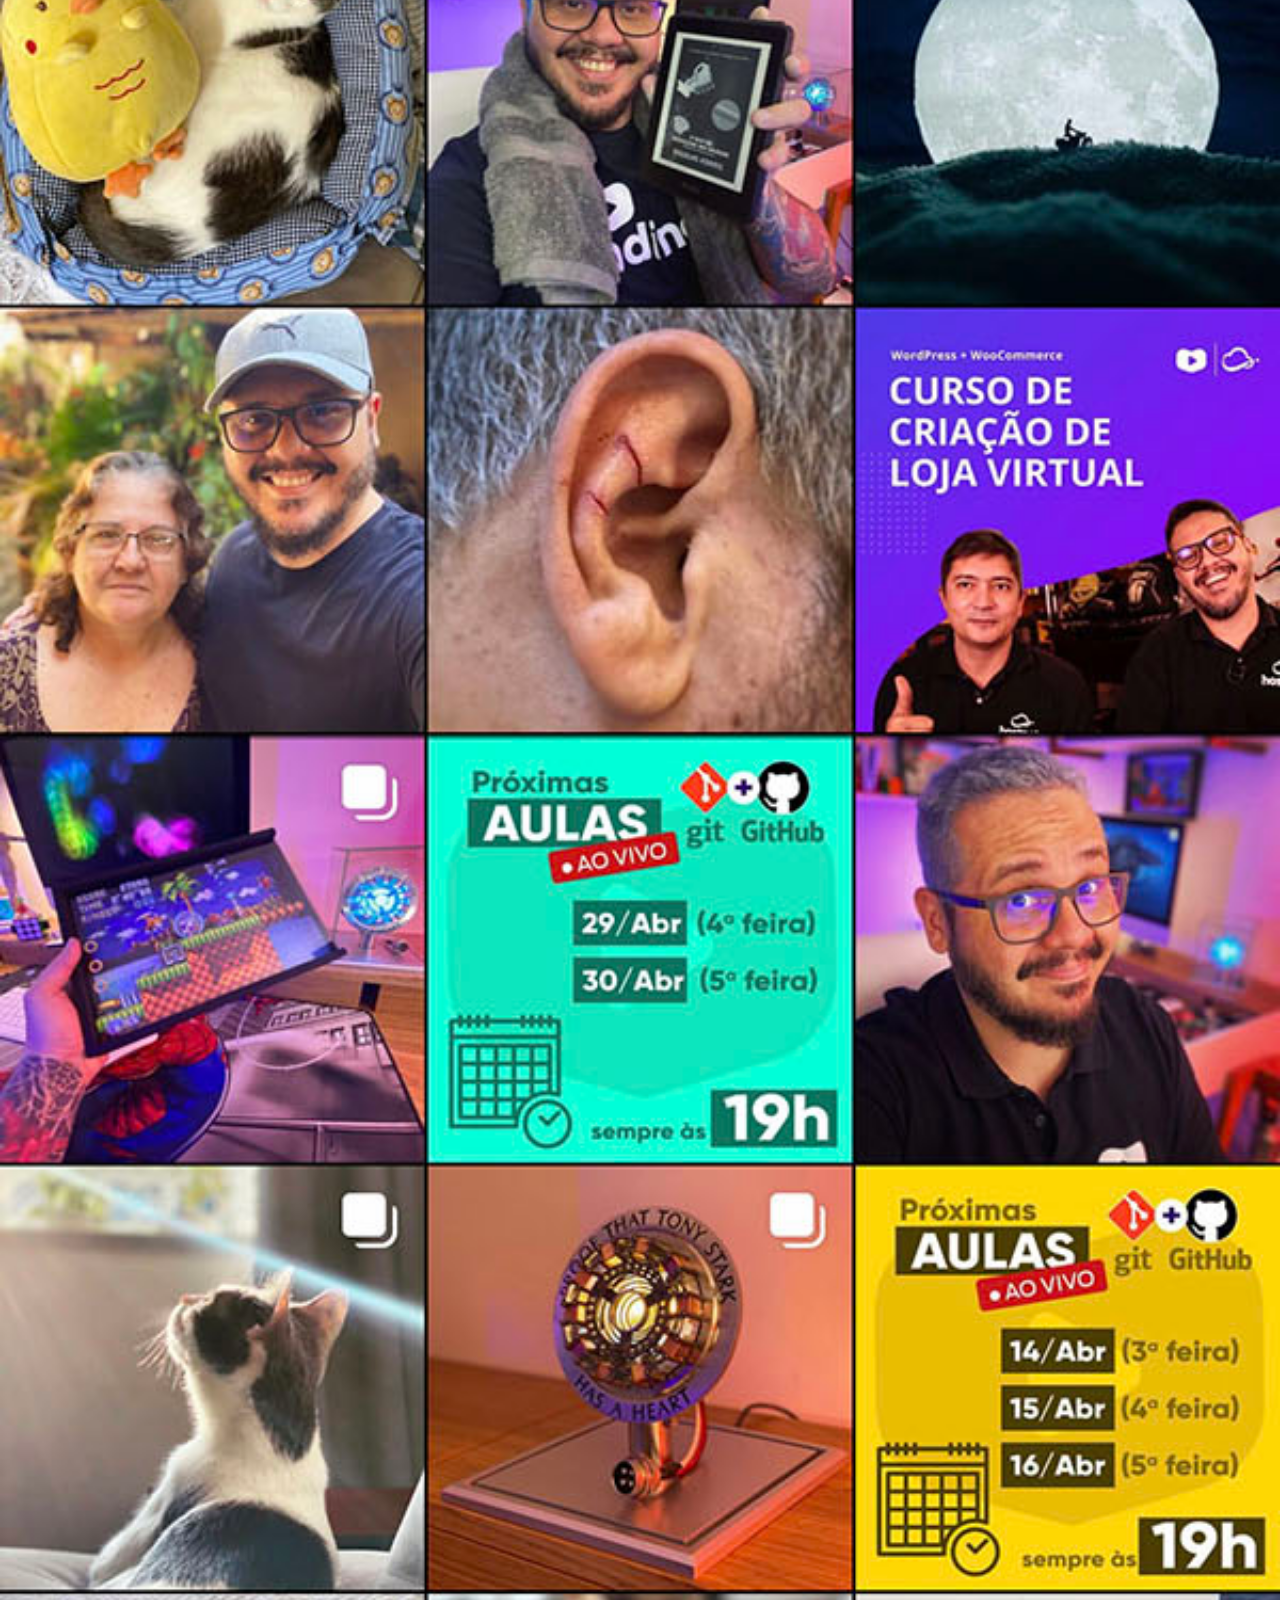
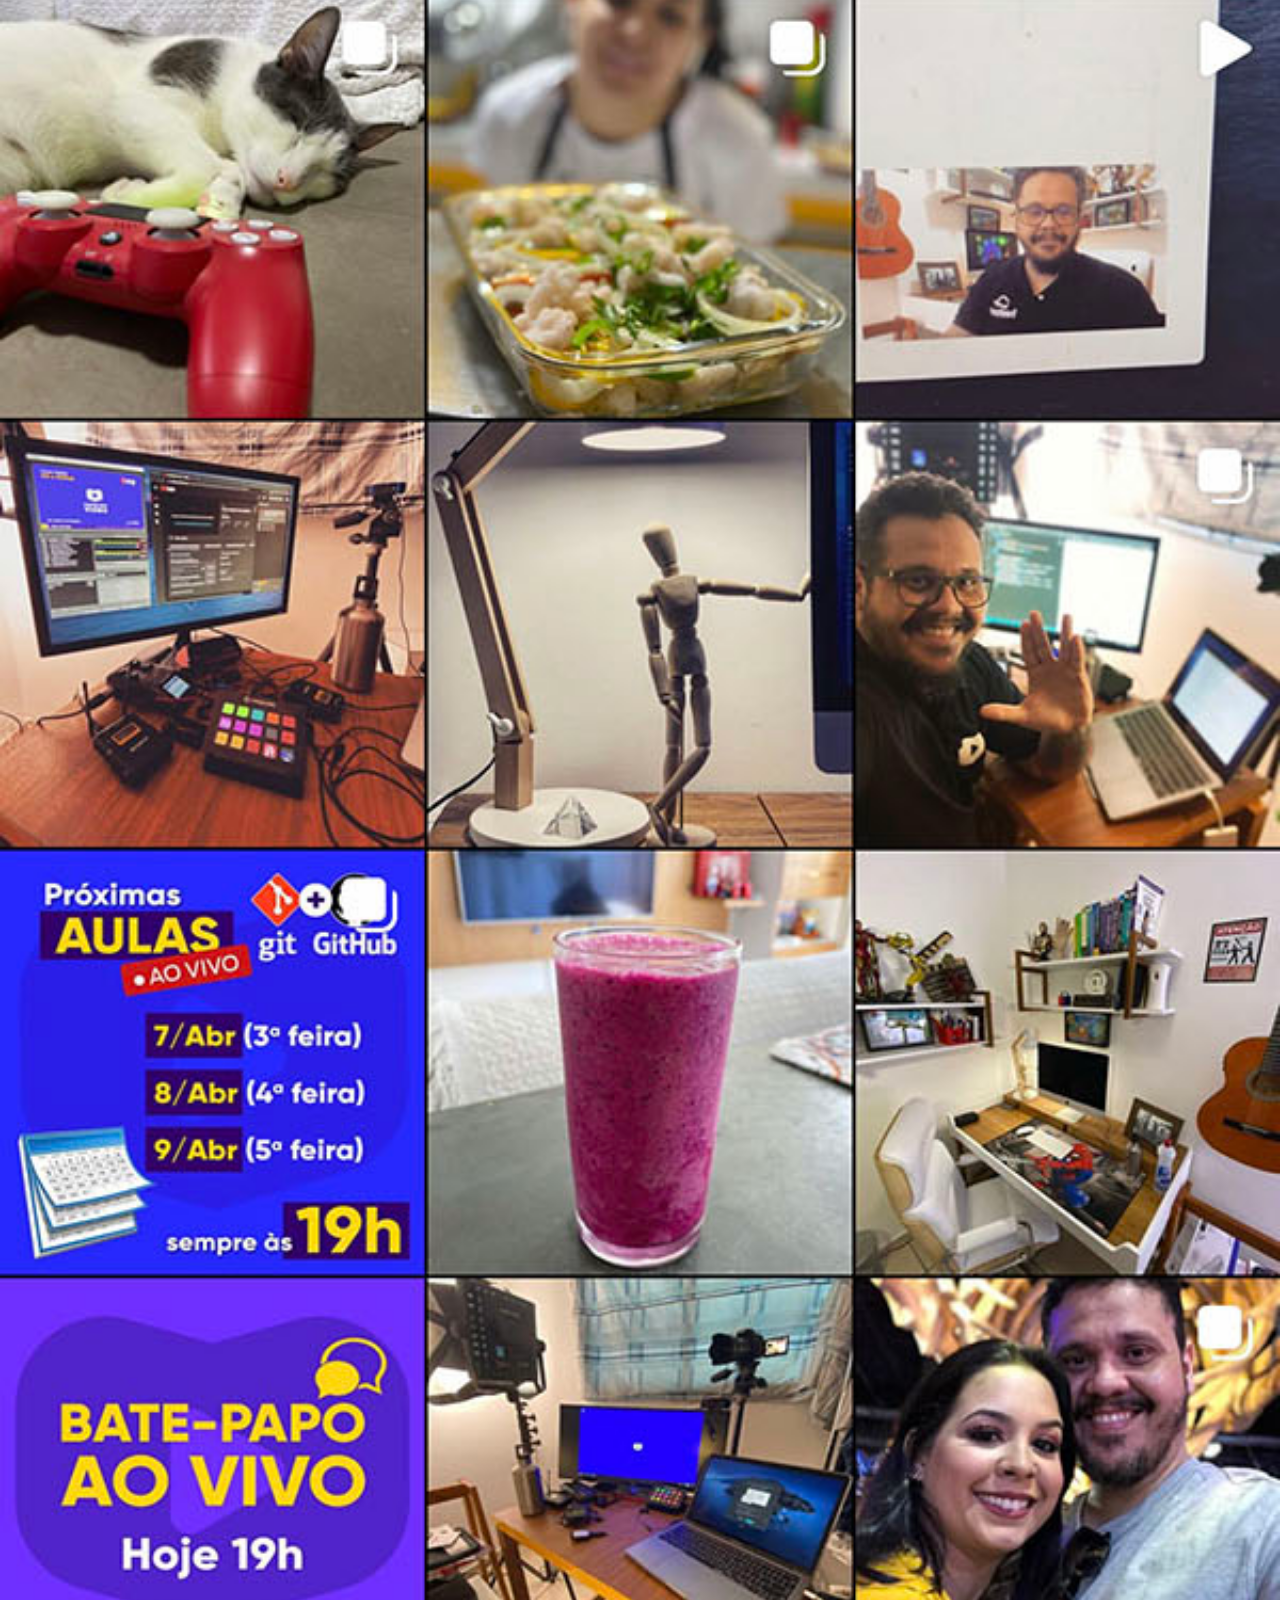
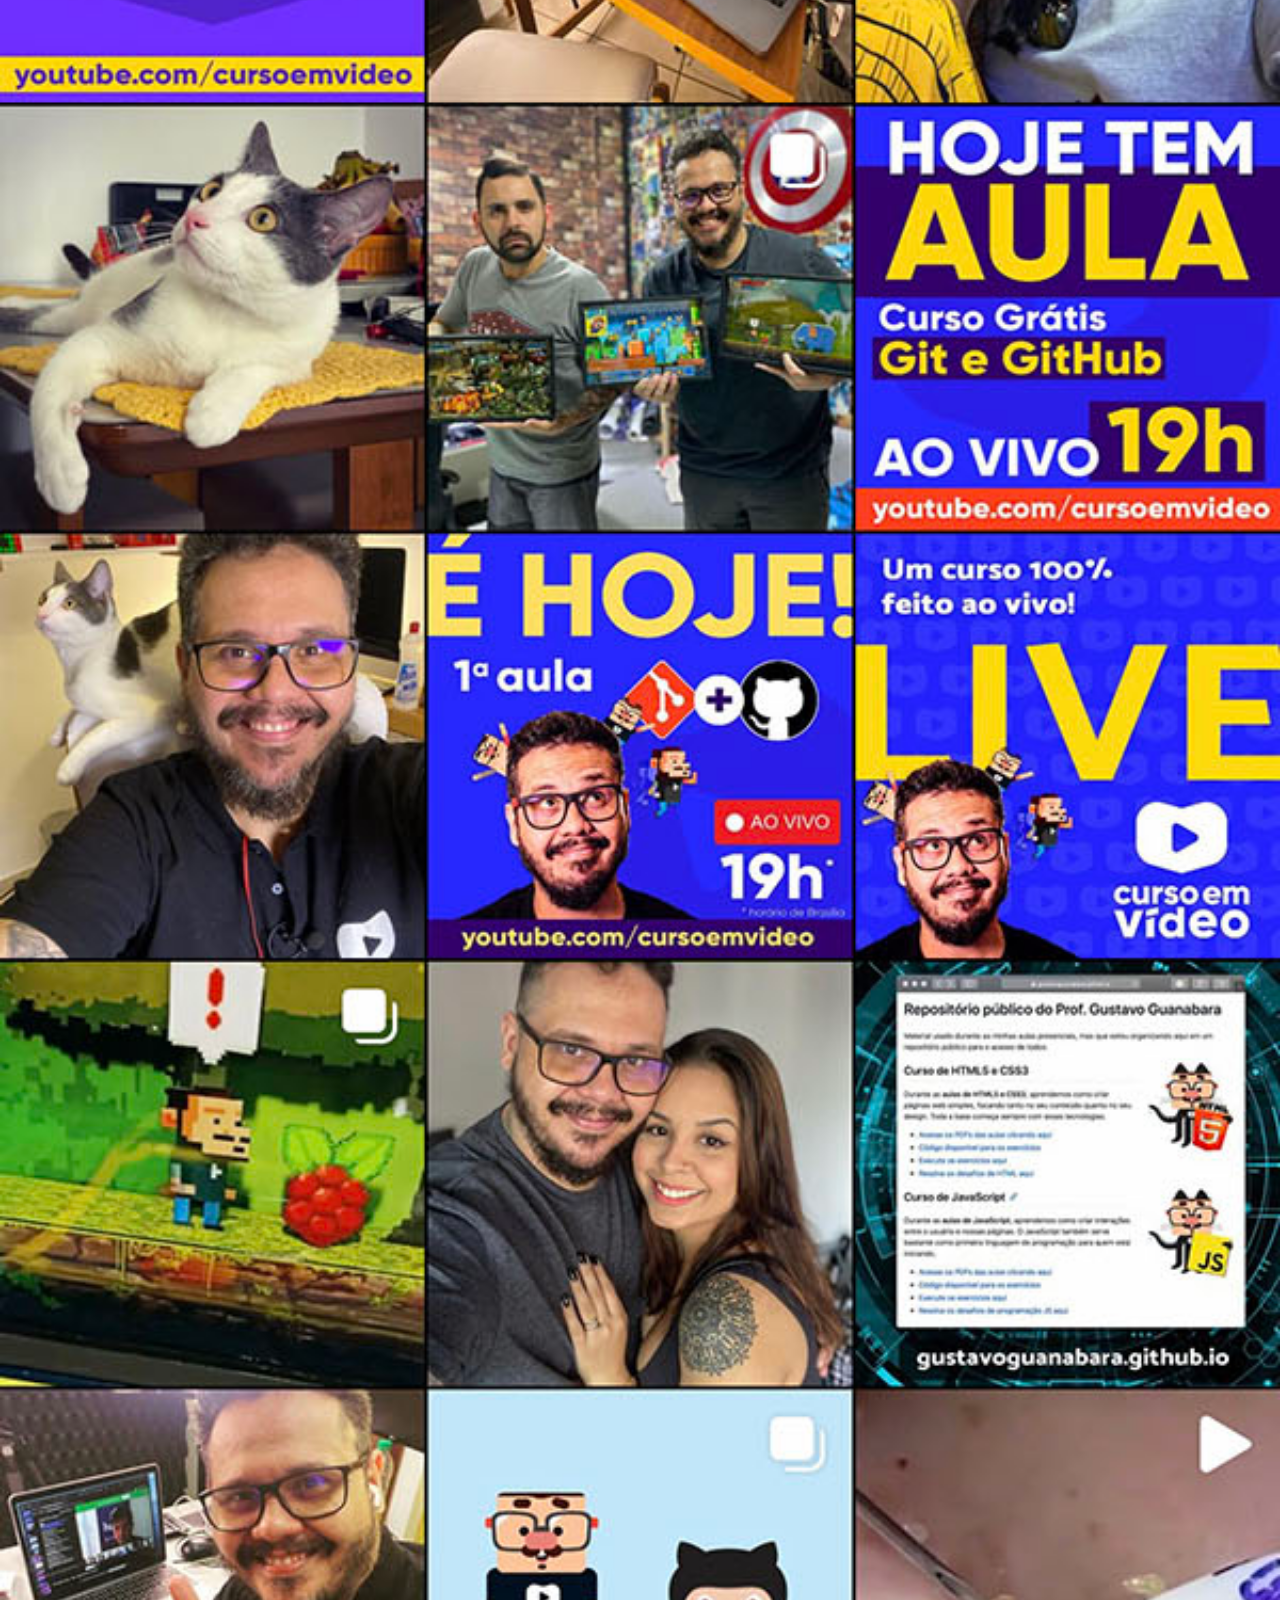
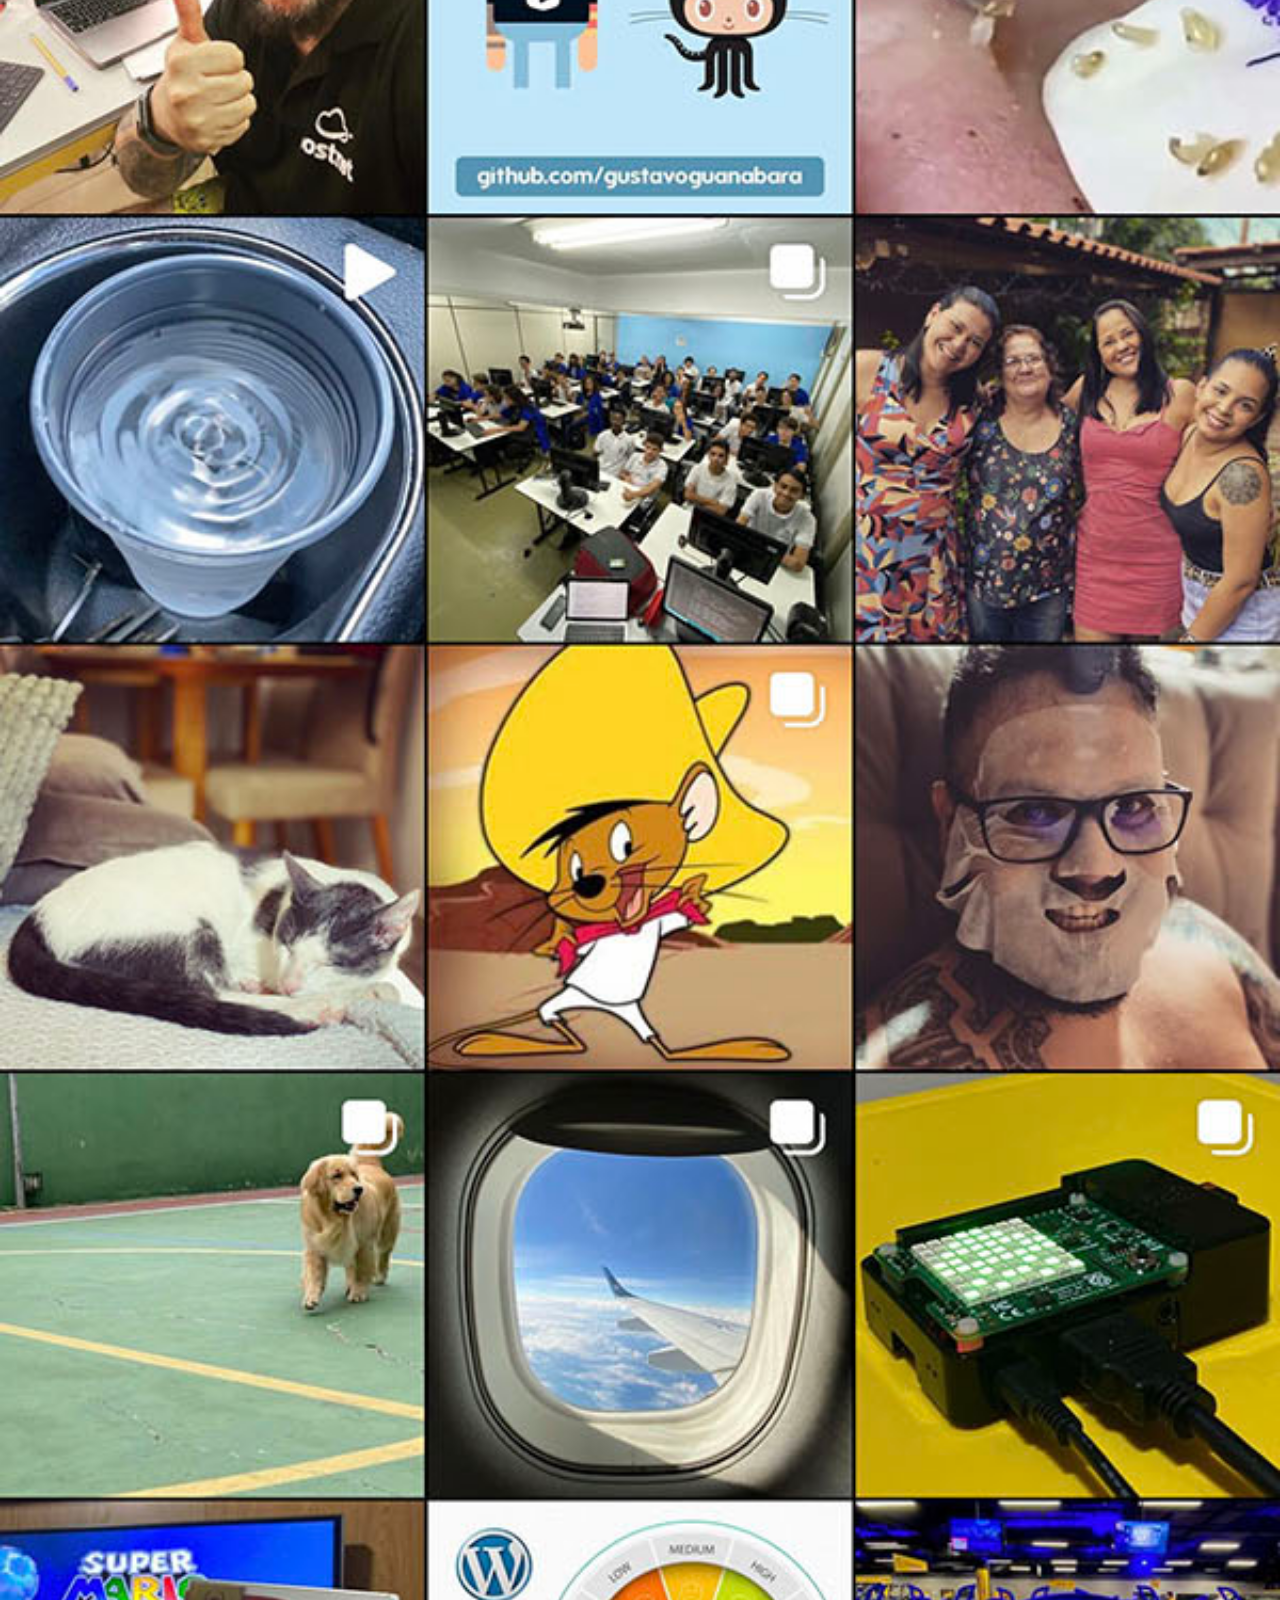
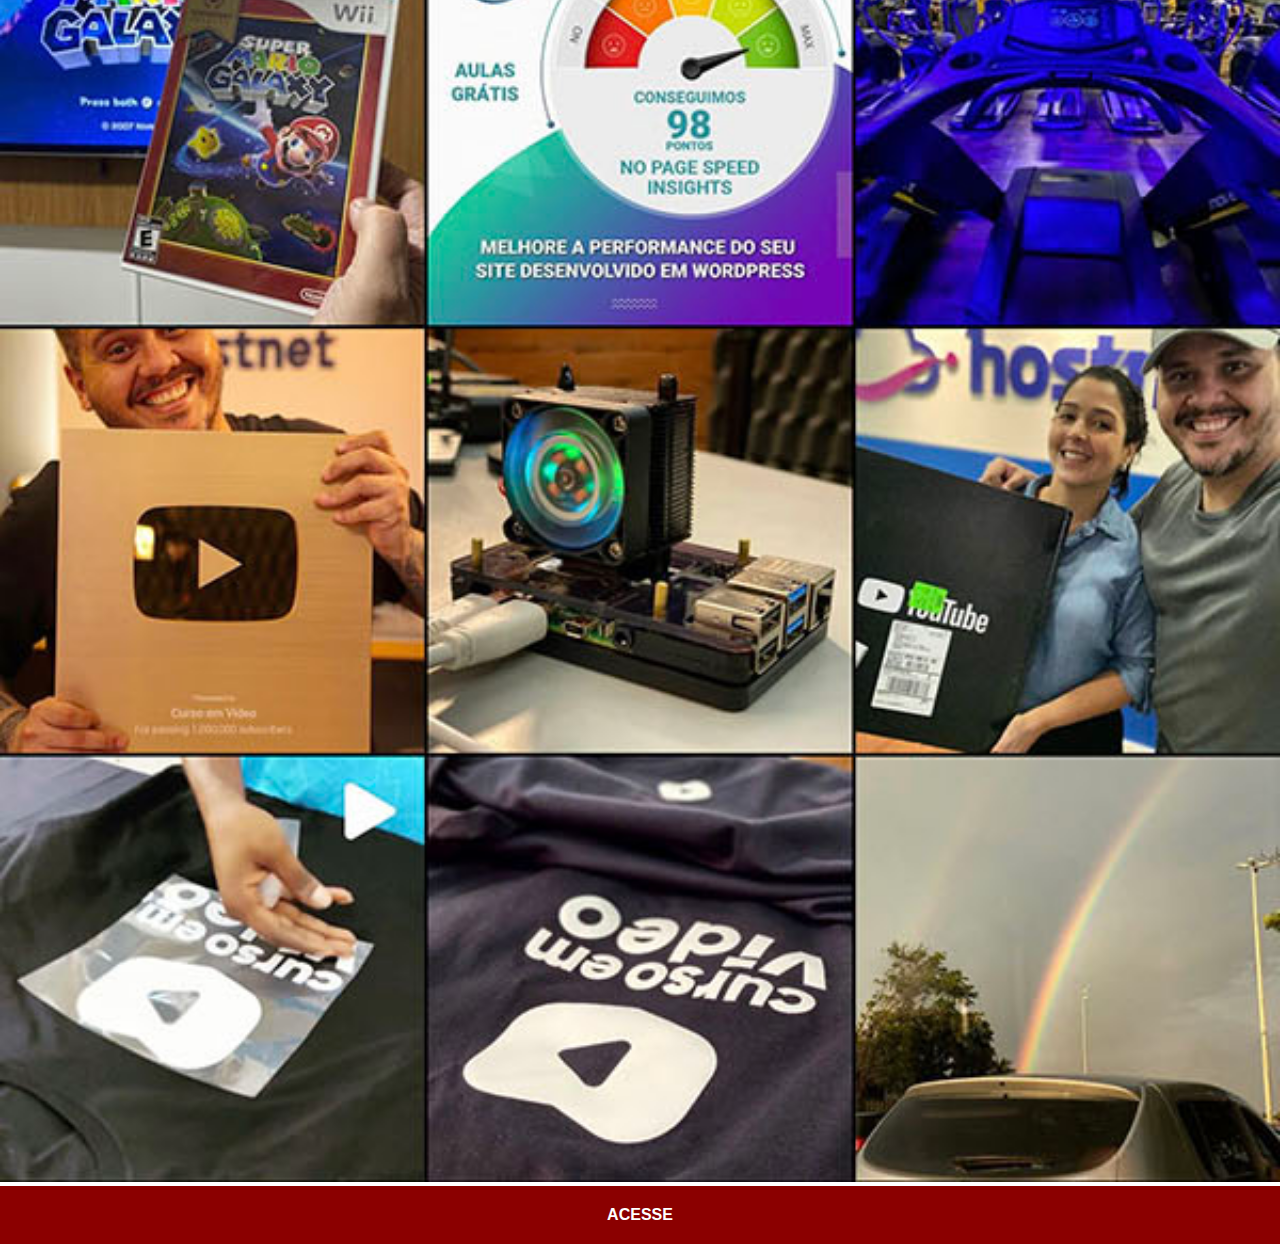
<file: instagram.html>
<!DOCTYPE html>
<html lang="en">
<head>
    <meta charset="UTF-8">
    <meta http-equiv="X-UA-Compatible" content="IE=edge">
    <meta name="viewport" content="width=device-width, initial-scale=1.0">
    <title>Document</title>
    <link rel="stylesheet" href="style/style-redes.css">
</head>
<body>
    <img src="imagens/tela-instagram.jpg" alt="">
    <a href="https://www.instagram.com/" target="_blank">ACESSE</a>
</body>
</html>
</file>
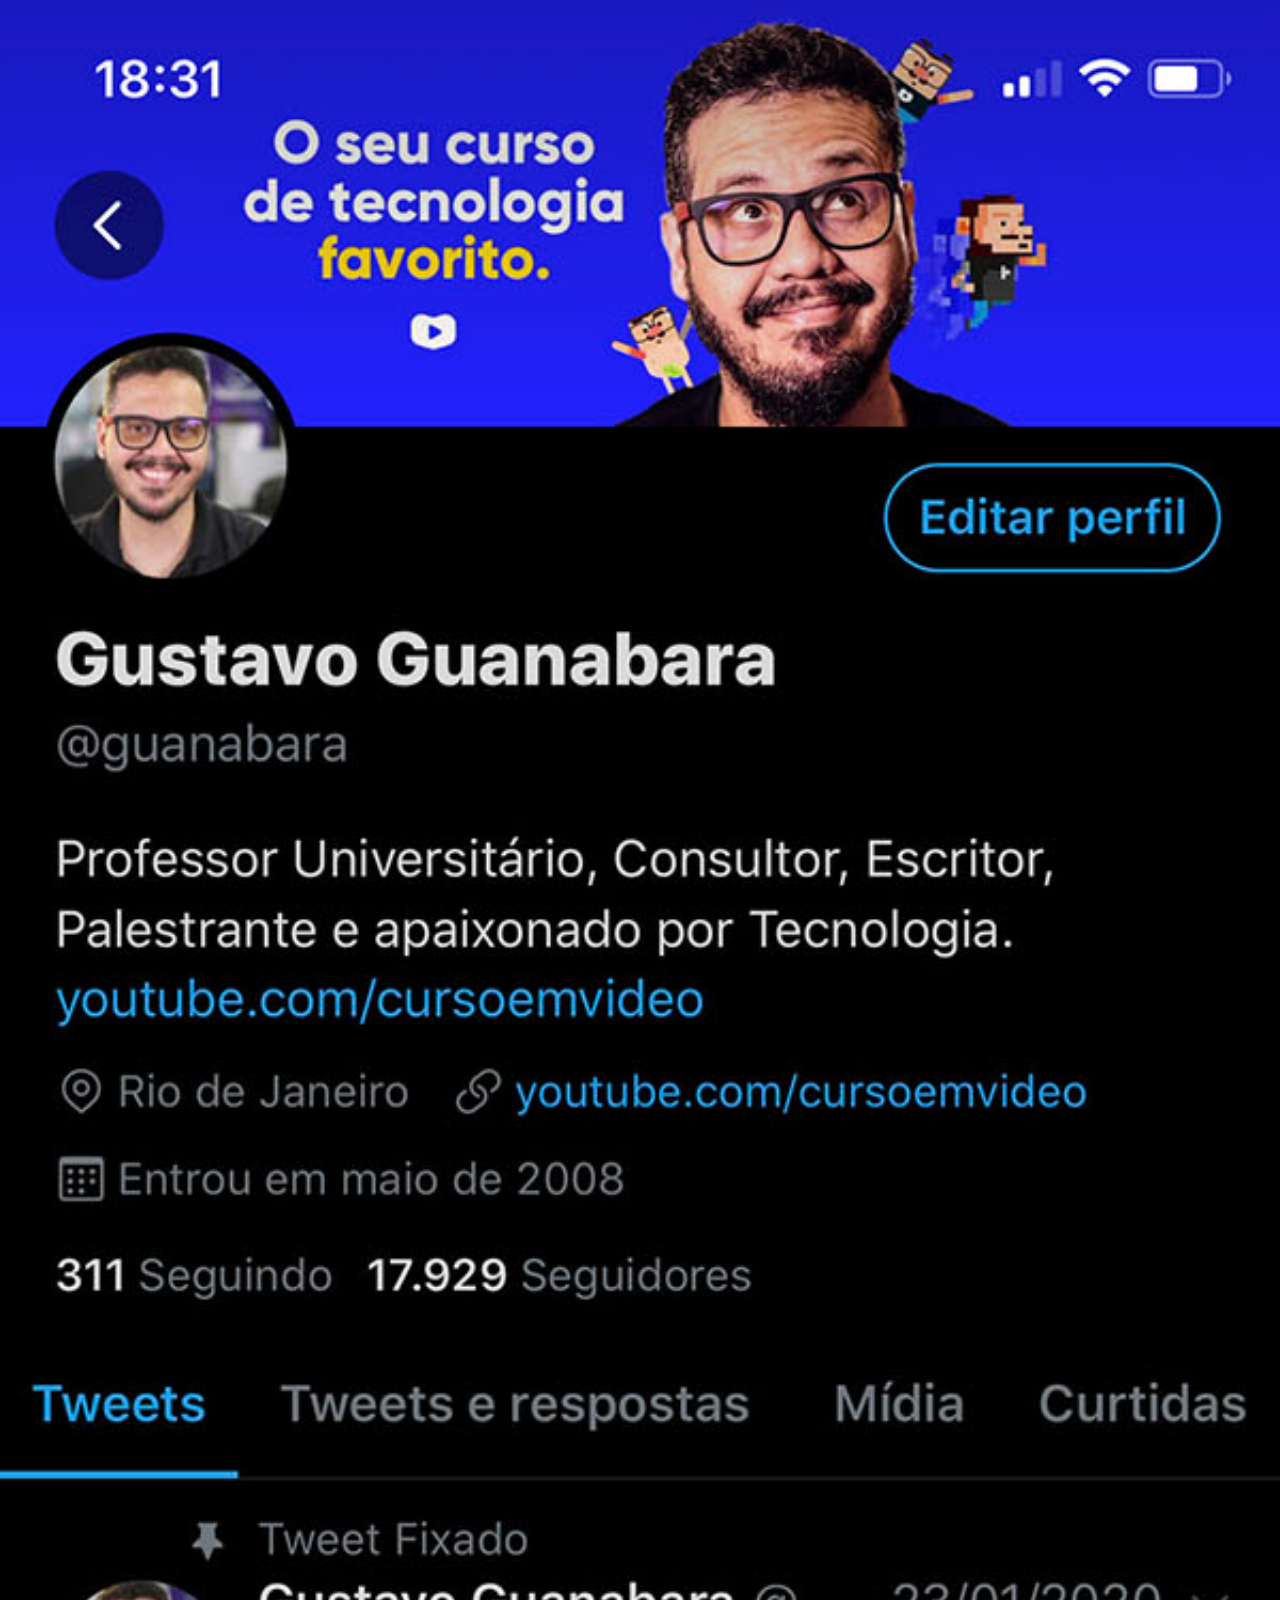
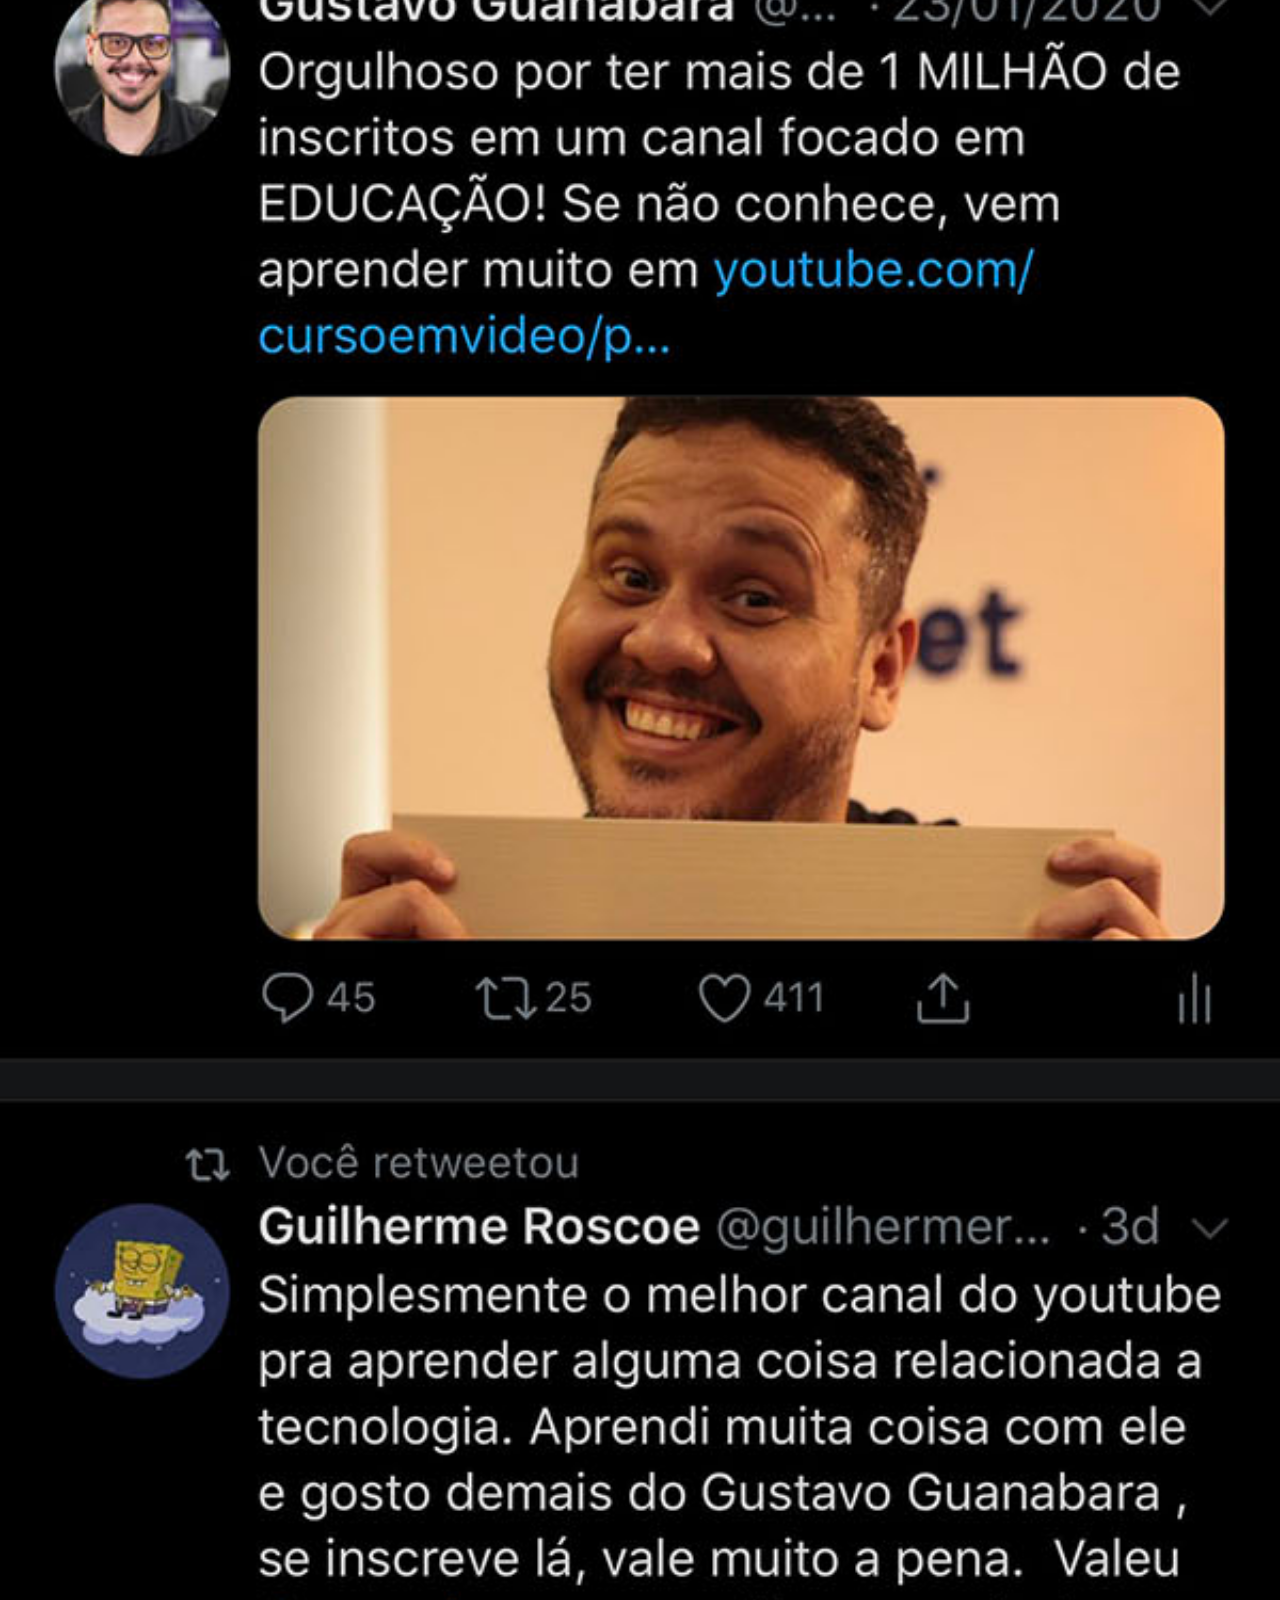
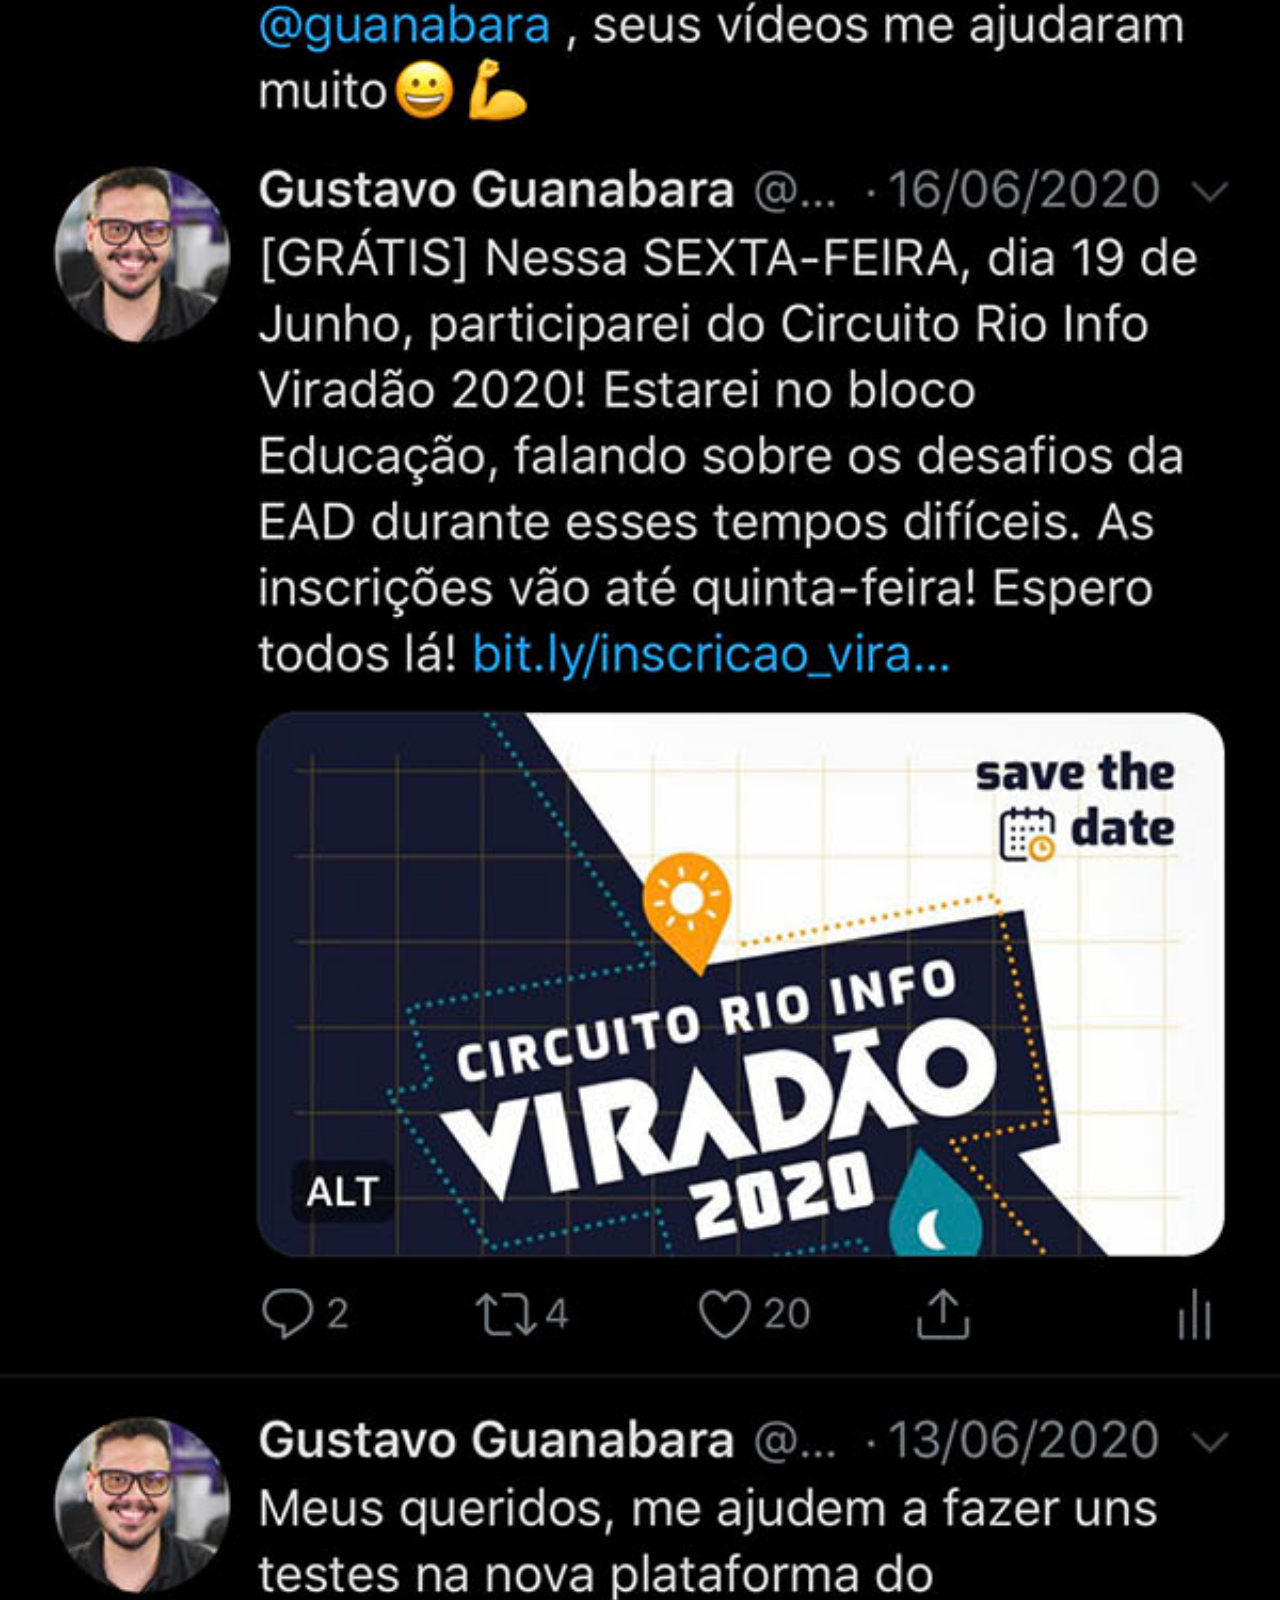
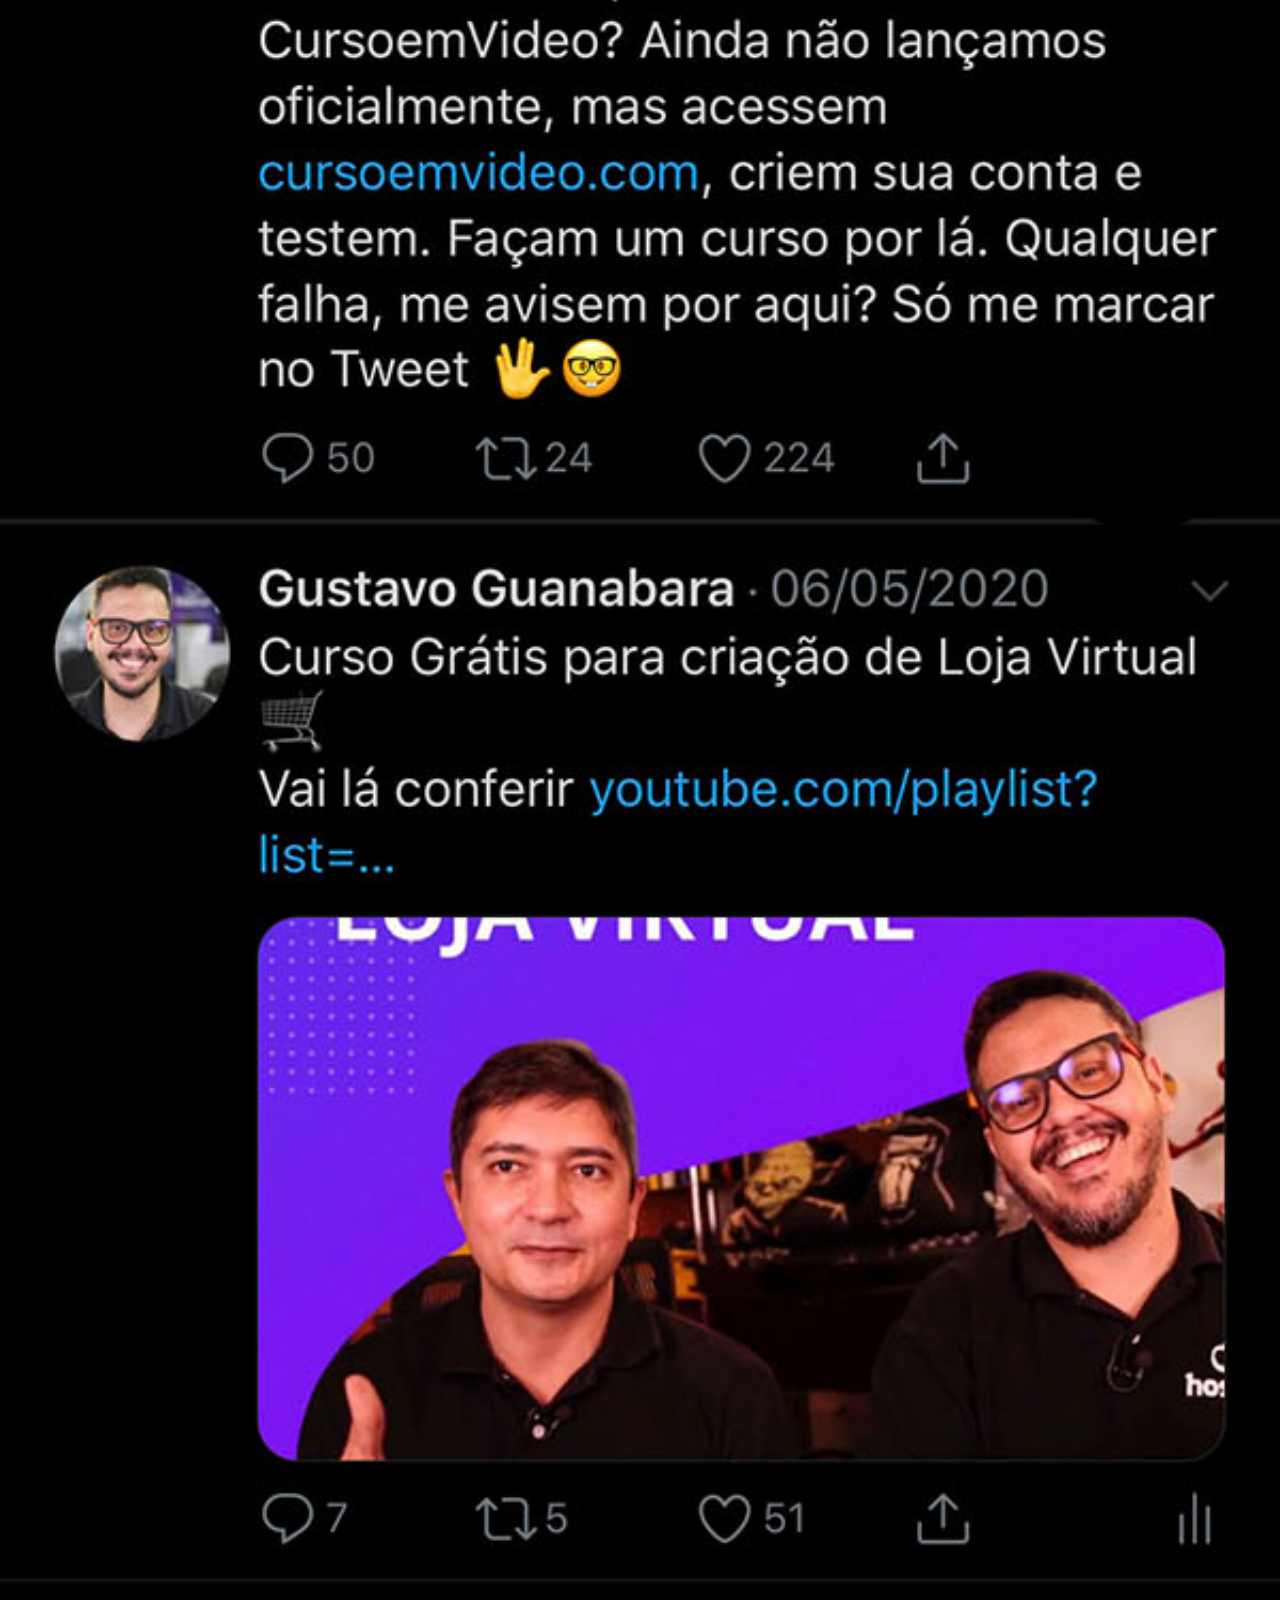
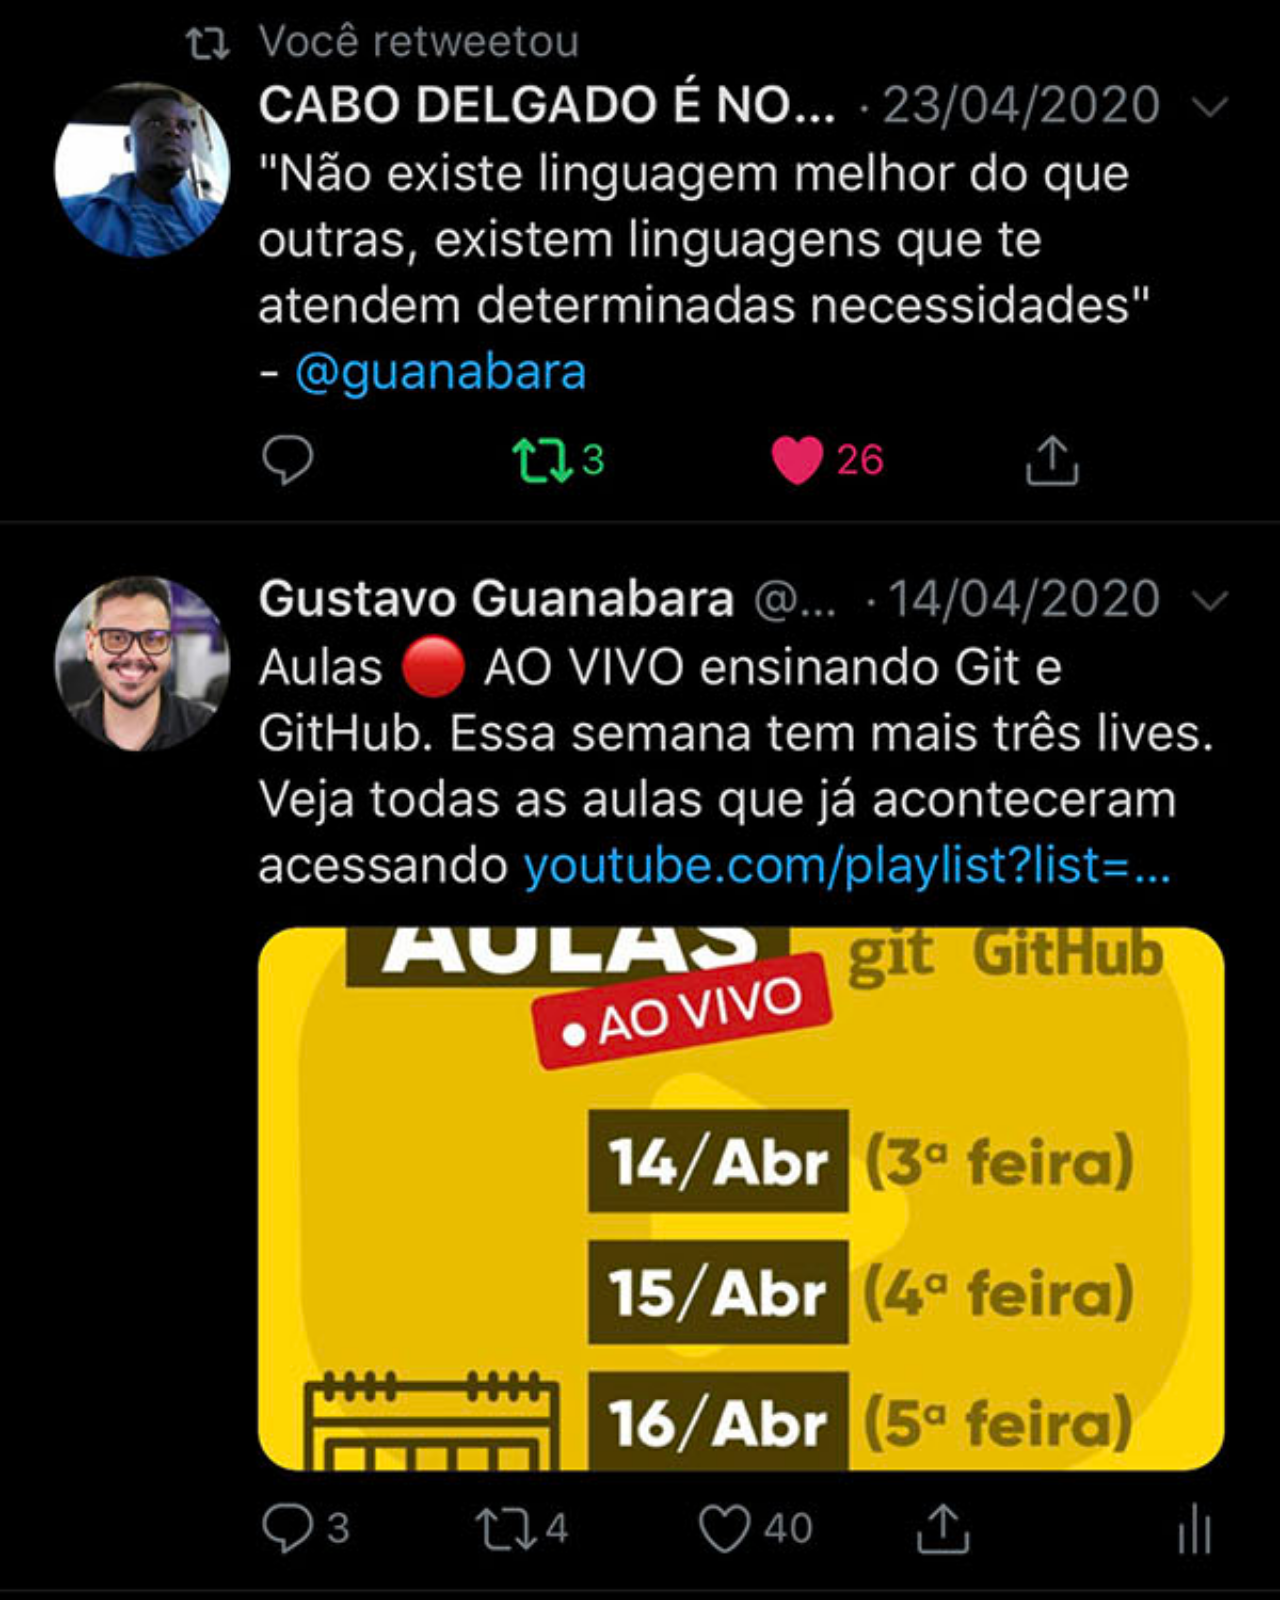
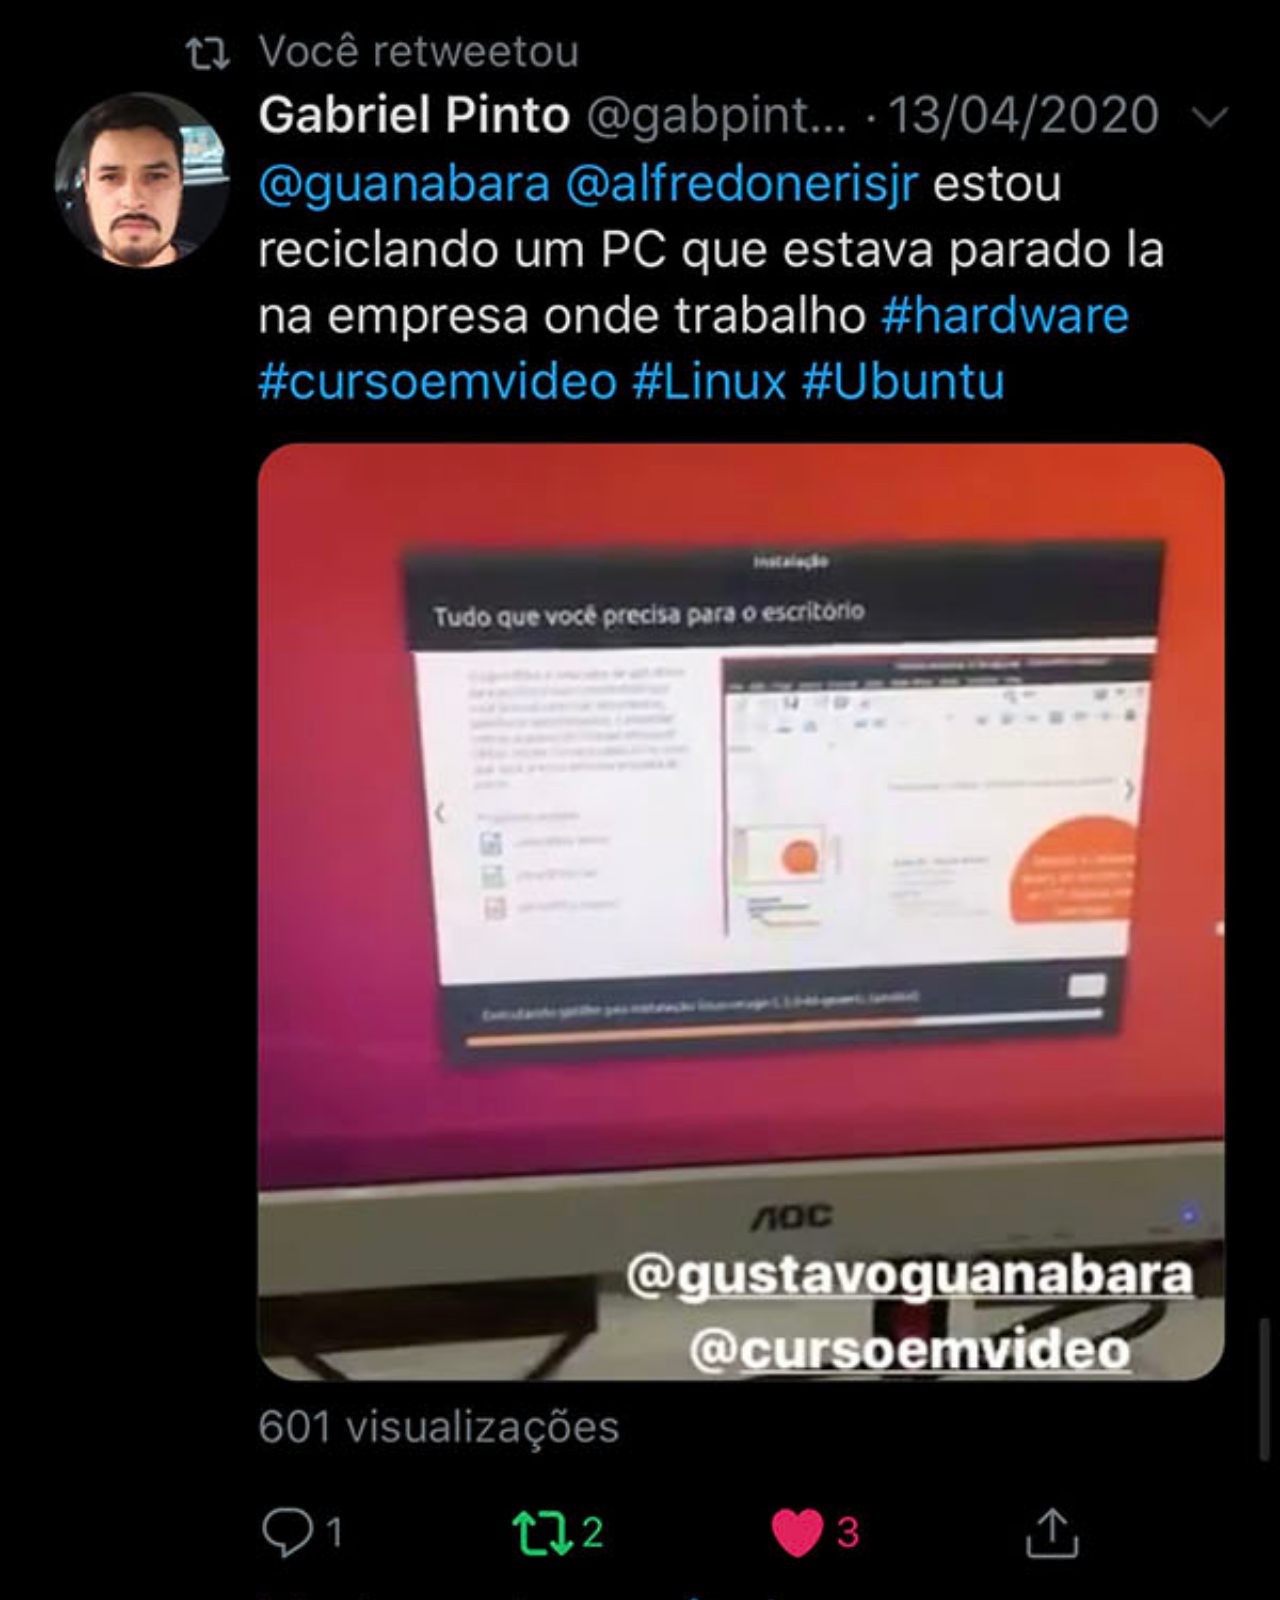
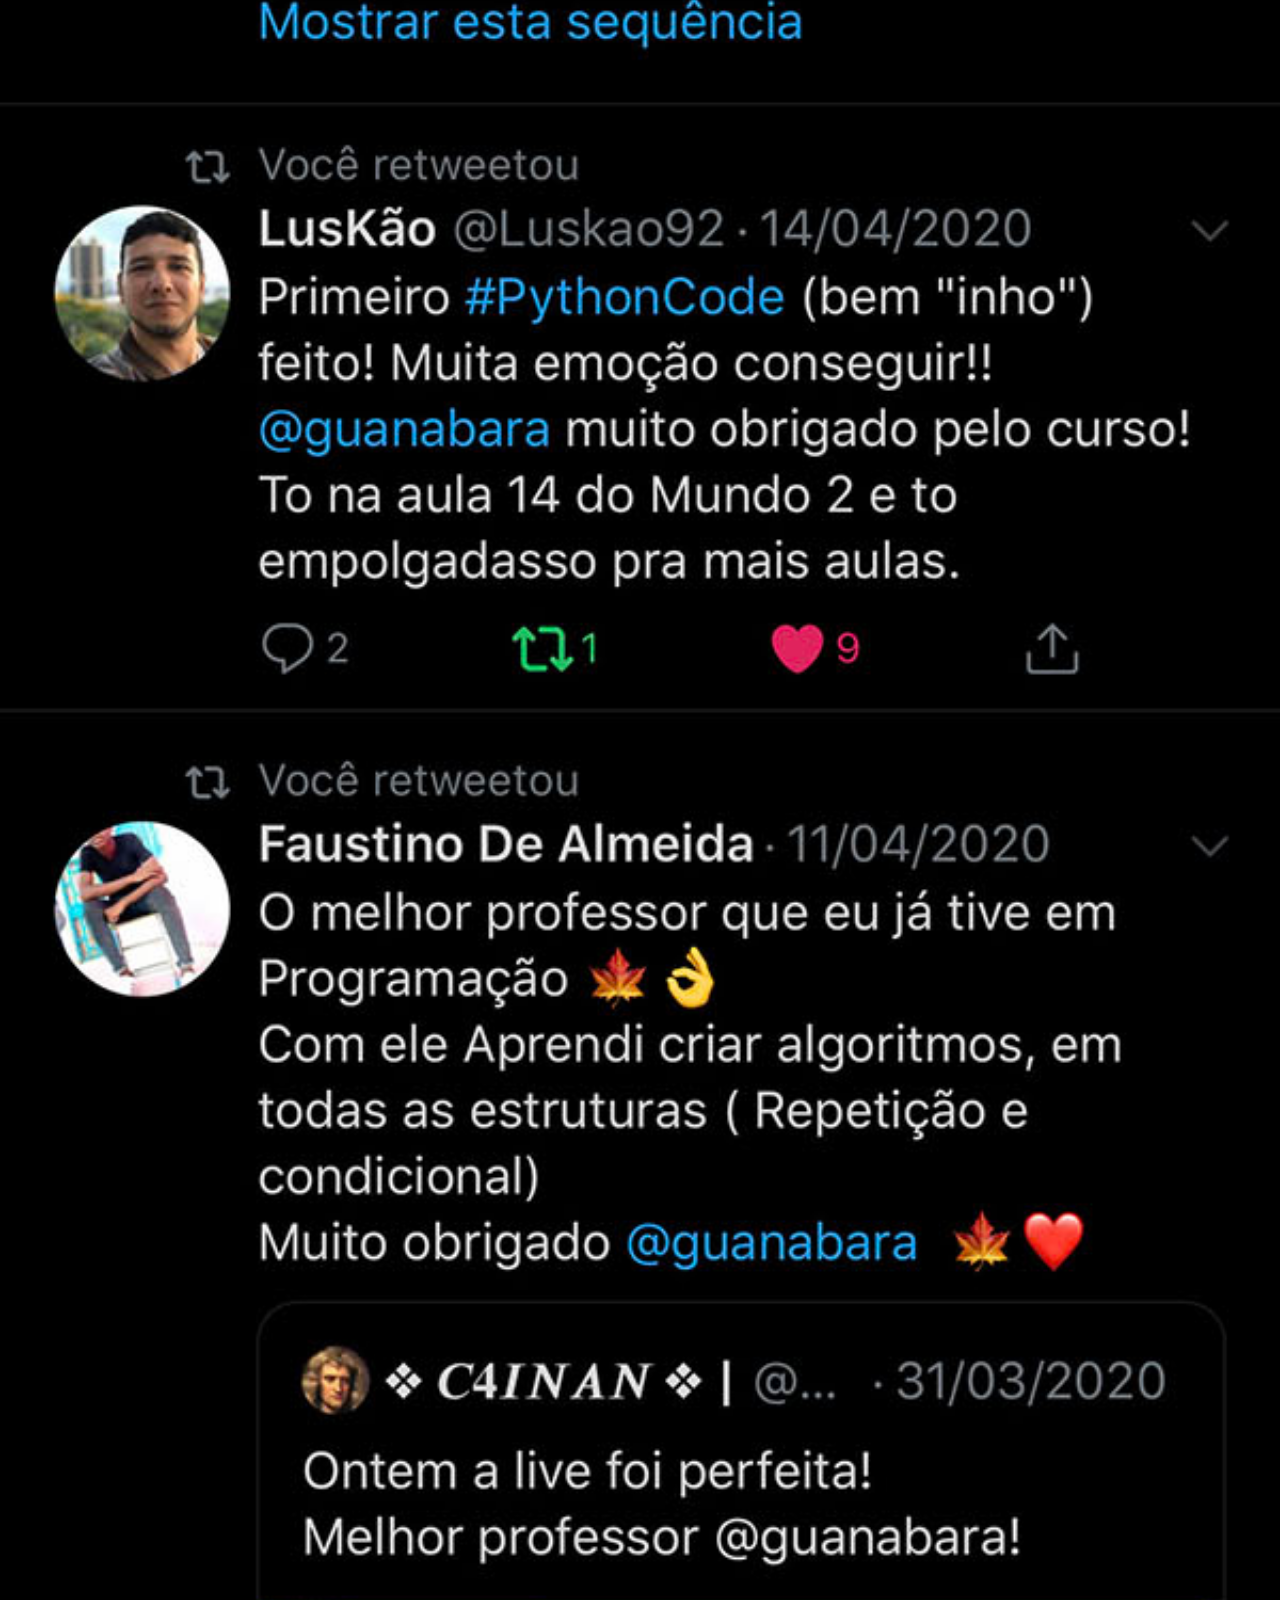
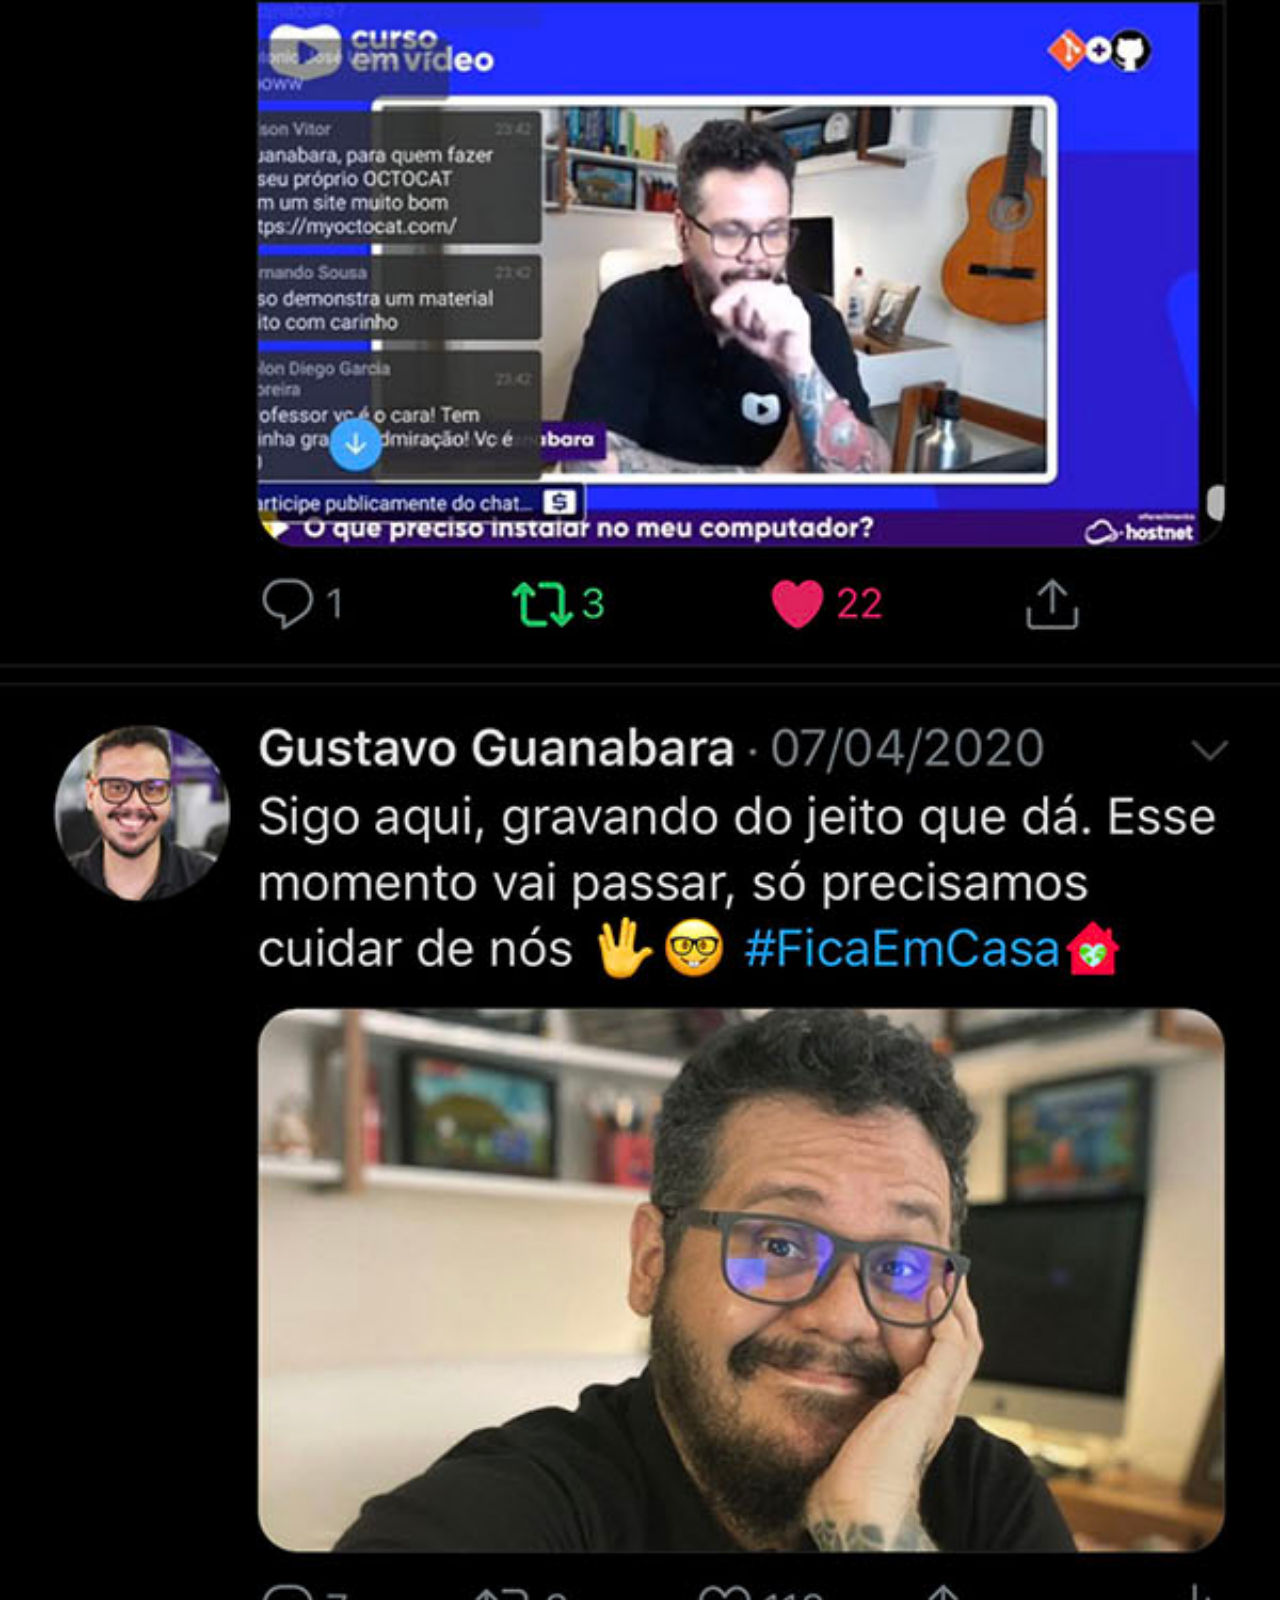
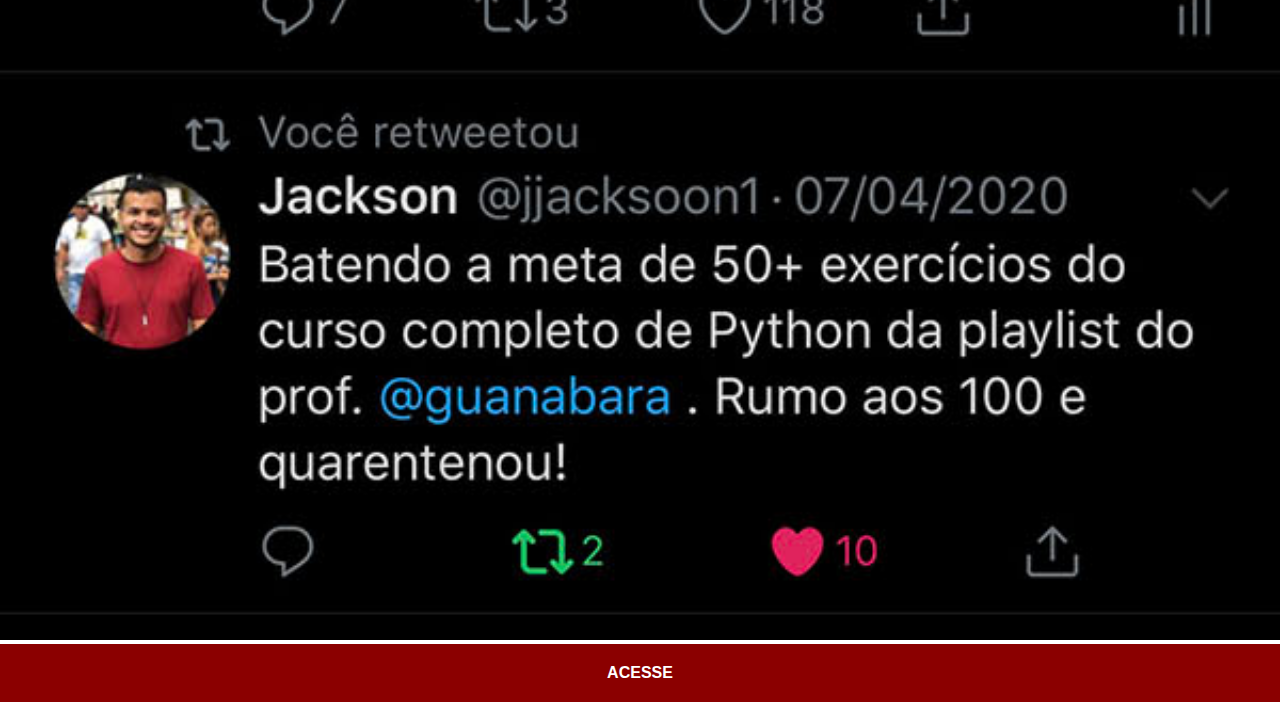
<file: twitter.html>
<!DOCTYPE html>
<html lang="pt-br">
<head>
    <meta charset="UTF-8">
    <meta http-equiv="X-UA-Compatible" content="IE=edge">
    <meta name="viewport" content="width=device-width, initial-scale=1.0">
    <title>Twitter</title>
    <link rel="stylesheet" href="style/style-redes.css">
</head>
<body>
    <img src="imagens/tela-twitter.jpg" alt="">
    <a href="https://twitter.com/explore" target="_blank">ACESSE</a>
</body>
</html>
</file>
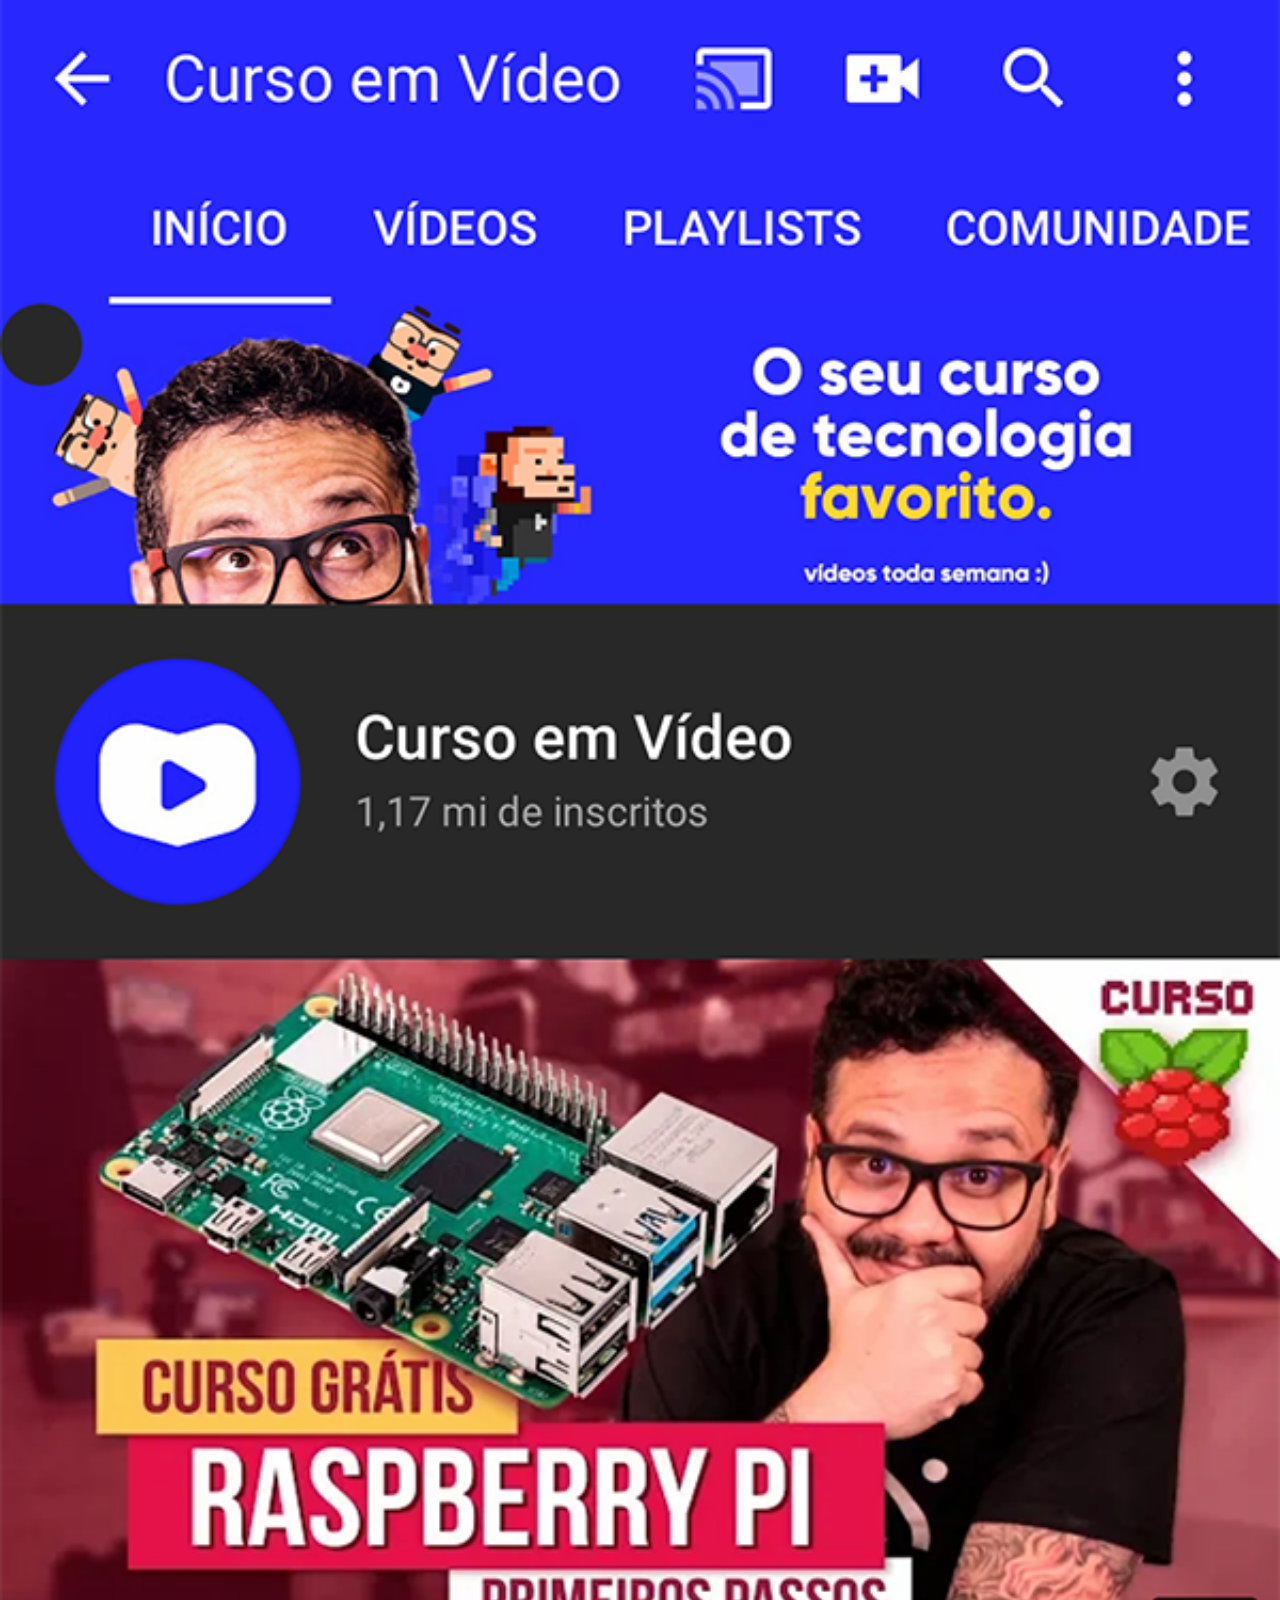
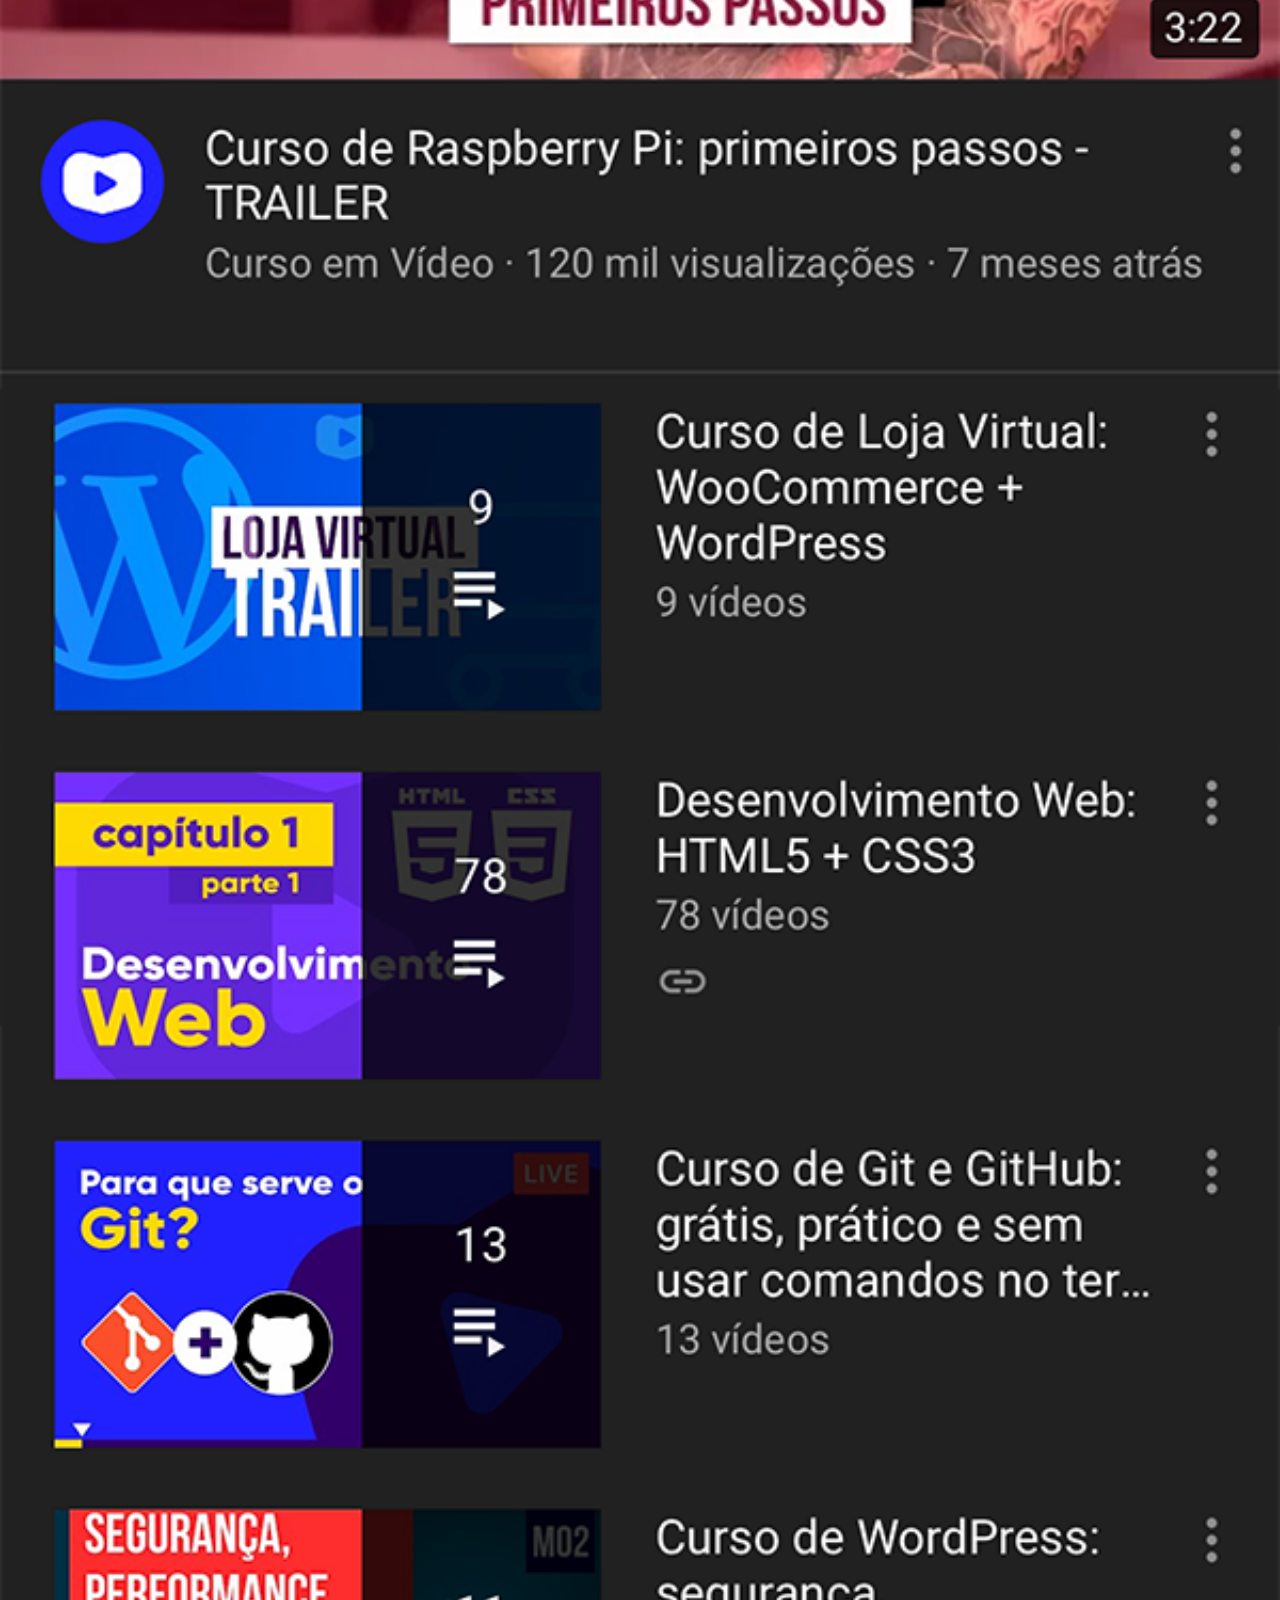
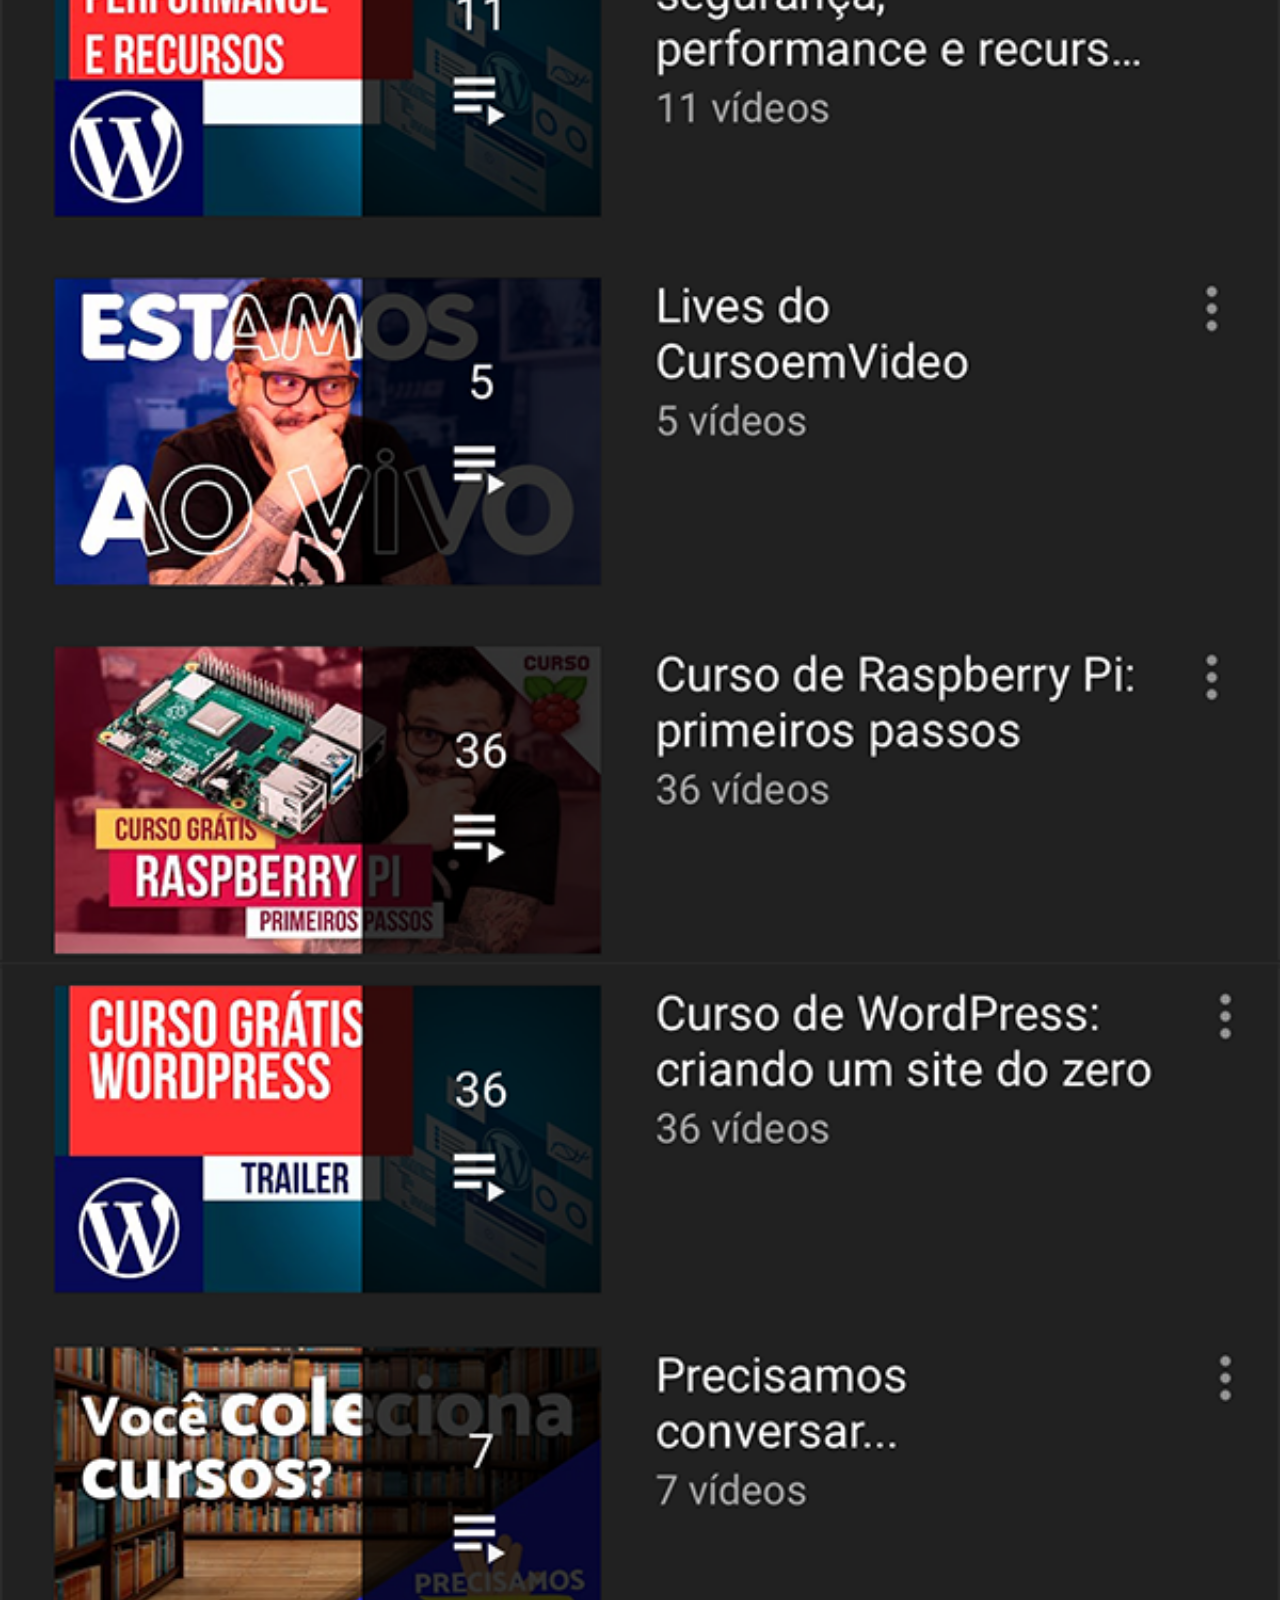
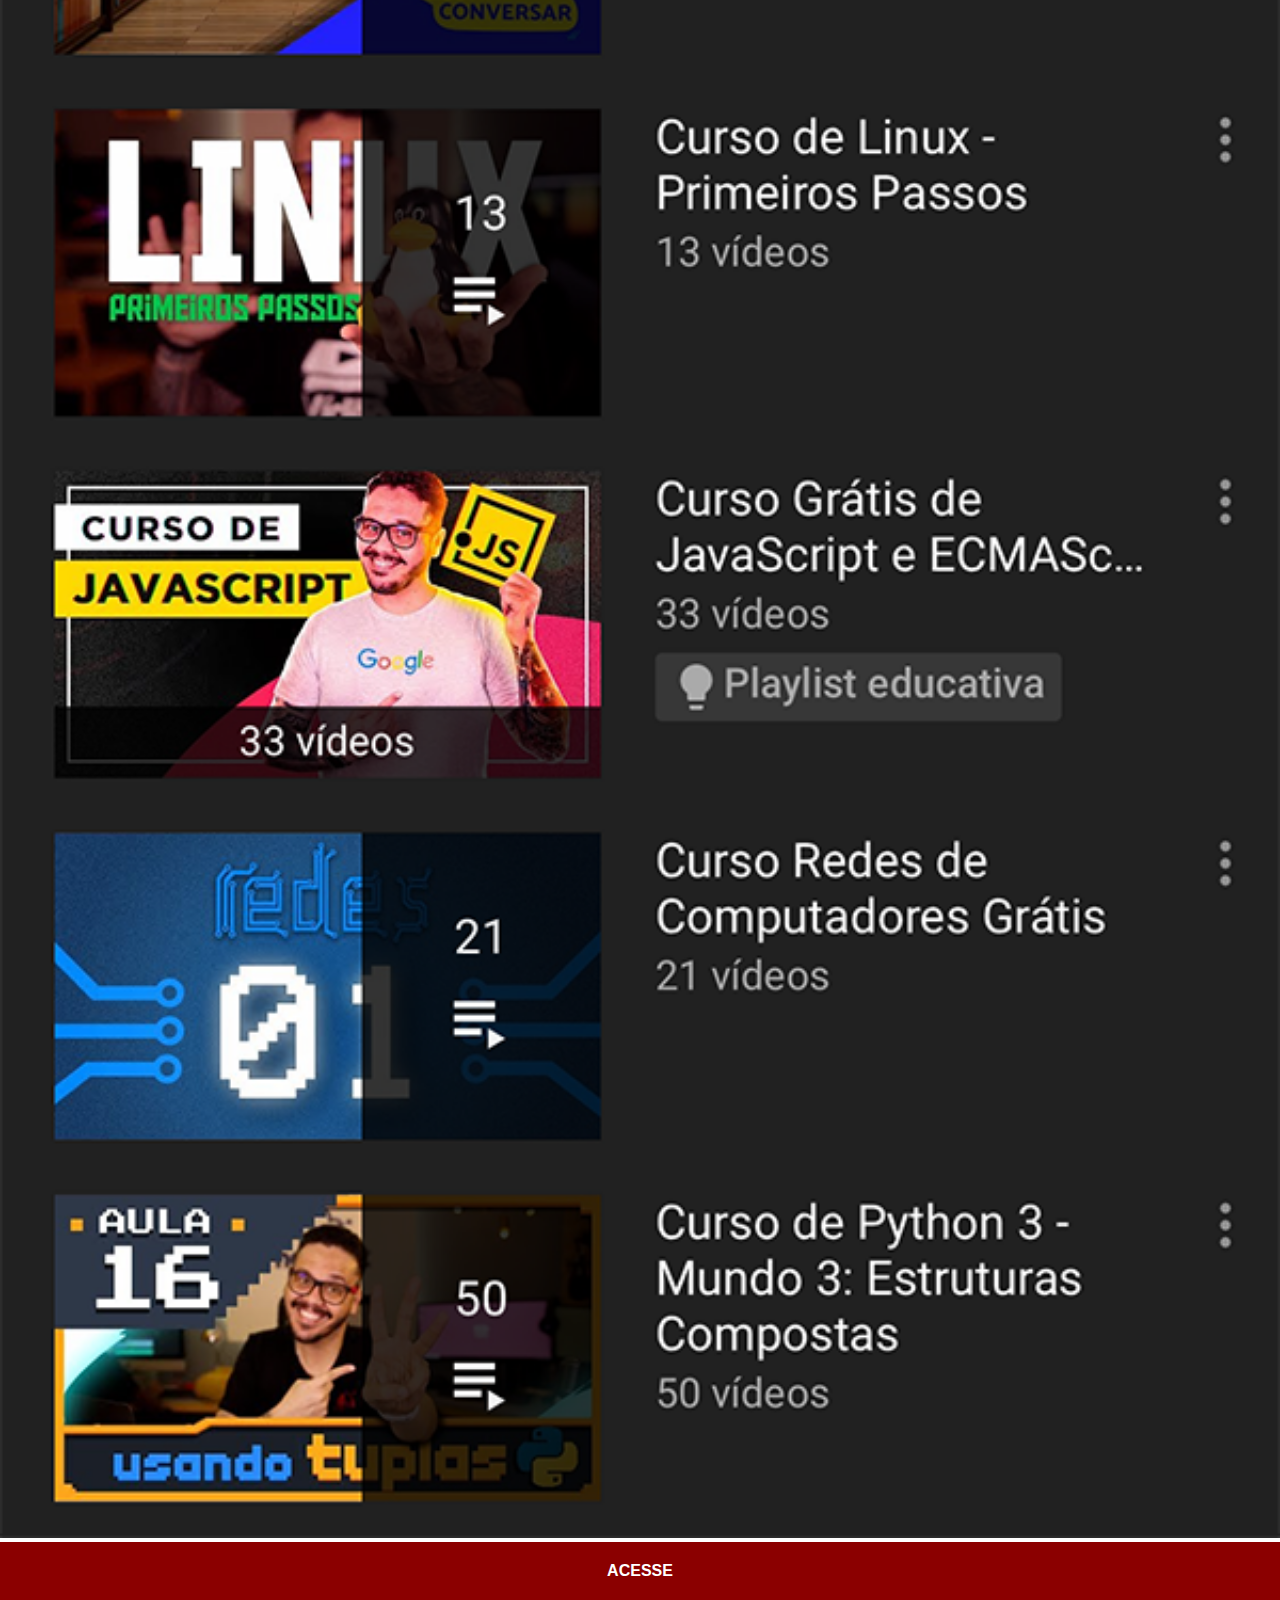
<file: youtube.html>
<!DOCTYPE html>
<html lang="pt-br">
<head>
    <meta charset="UTF-8">
    <meta http-equiv="X-UA-Compatible" content="IE=edge">
    <meta name="viewport" content="width=device-width, initial-scale=1.0">
    <title>youtube</title>
    <link rel="stylesheet" href="style/style-redes.css">
</head>
<body>
    <img src="imagens/tela-youtube.png" alt="">
    <a href="https://www.youtube.com/" target="_blank">ACESSE</a>
</body>
</html>
</file>
<file: style/style.css>
@charset "UTF-8";

*{
    margin: 0px;
    padding: 0px;
    font-family: Arial, Helvetica, sans-serif
}

html, body{
    height: 100vh;
    width: 100vw;
    background-color: black;
}

body {
    background: url("../imagens/fundo-madeira.jpg") top center no-repeat fixed;
    background-size: cover;
}

main {
    position: relative;
    height: 100vh;
    background: url();
}

section#telefone {
    position: absolute;
    top: 50%;
    left: 50%;
    transform: translate(-50%, -50%);
    height: 627px;
    width: 311px;
    background: url("../imagens/frame-iphone.png") no-repeat;
}

section#redes-sociais {
    text-align: right;
}

section#redes-sociais img {
    width: 50px;
    height: 50px;
    border-radius: 50%;
    margin: 10px;
    box-shadow: 2px 2px 5px rgba(0, 0, 0, 0.421);
    box-sizing: border-box;
}

section#redes-sociais img:hover{
    border: 2px solid rgba(255, 255, 255, 0.806);
    transform: translate(-3px, -5px);
    box-shadow: 5px 5px 10px rgba(0, 0, 0, 0.63);
    transition: transform 0.5s, border 0.2s;
}

iframe#tela {
    position: relative;
    top: 80px;
    left: 22px;
    width: 267px;
    height: 471px;
}
</file>
<file: style/style-redes.css>
@charset "UTF-8";

*{
    margin: 0px;
    padding: 0px;
    font-family: Arial, Helvetica, sans-serif;
}

::-webkit-scrollbar {
    width: 0px;
    height: 0px;
}

img {
    width: 100vw;

}

a {
    display: block;
    background-color: darkred;
    color: white;
    text-align: center;
    font-weight: bolder;
    text-decoration: none;
    padding: 20px;
}

a:hover{
    background-color: red;
}
</file>
